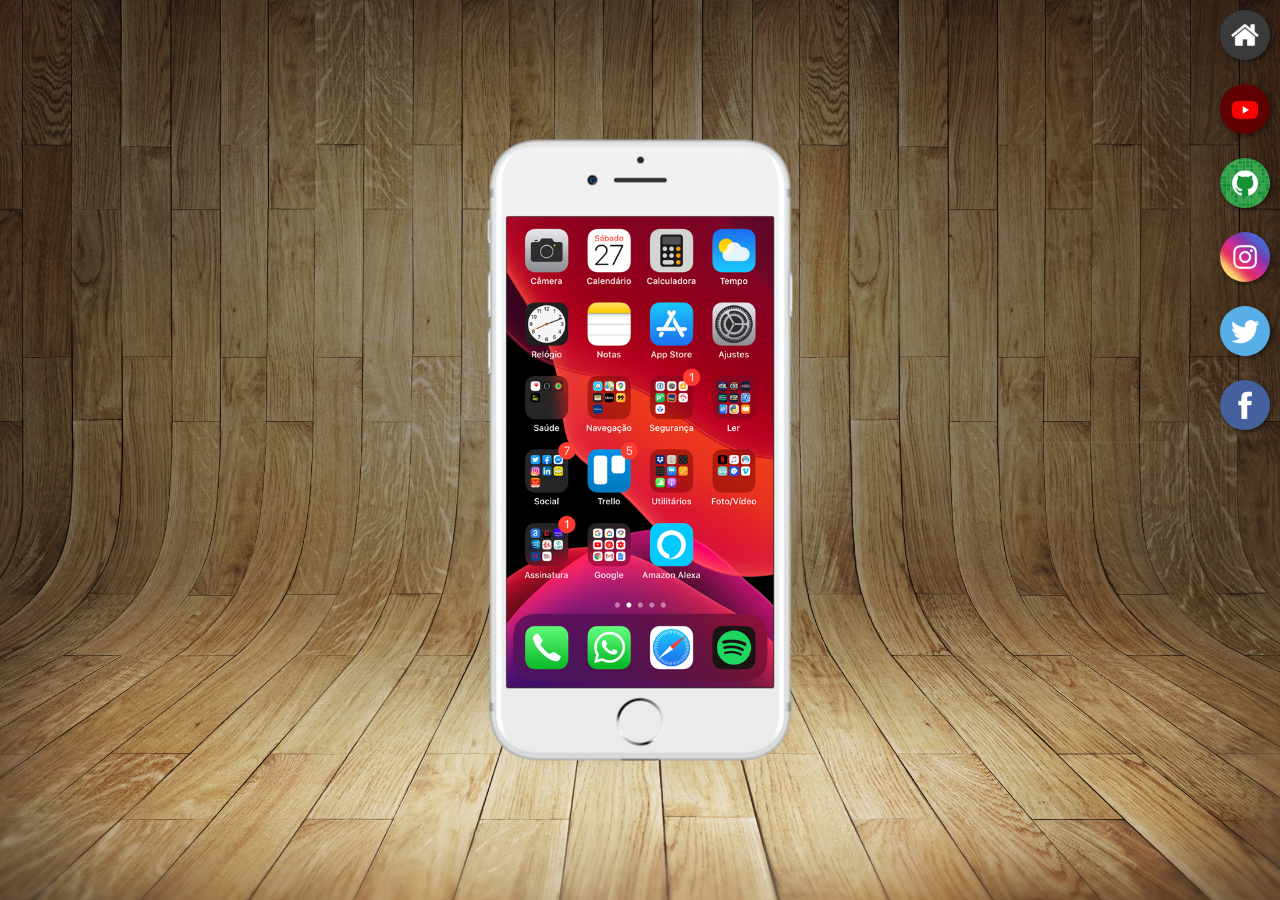
<file: index.html>
<!DOCTYPE html>
<html lang="pt-br">
<head>
    <meta charset="UTF-8">
    <meta name="viewport" content="width=device-width, initial-scale=1.0">
    <title>Redes Sociais</title>
    <link rel="shortcut icon" href="favicon.ico" type="image/x-icon">
    <link rel="stylesheet" href="estilos/style.css">
</head>
<body>
    <main>
        <section id="celular">
        
                    <iframe id="tela" src="casa.html" frameborder="0" name="tela"  ></iframe>
               
        
        </section>
        <section id="redes-sociais">
            <a href="casa.html" target="tela"><img src="imagens/logo-home.jpg"></a><br>
            <a href="youtube.html" target="tela"><img src="imagens/logo-youtube.jpg"></a><br>
            <a href="github.html" target="tela"><img src="imagens/logo-github.jpg" ></a><br>
            <a href="instagram.html" target="tela"><img src="imagens/logo-instagram.jpg" ></a><br>
            <a href="twitter.html" target="tela"><img src="imagens/logo-twitter.jpg" ></a><br>
            <a href="facebook.html" target="tela"><img src="imagens/logo-facebook.jpg" ></a><br>
        </section>
    </main>
</body>
</html>
</file>
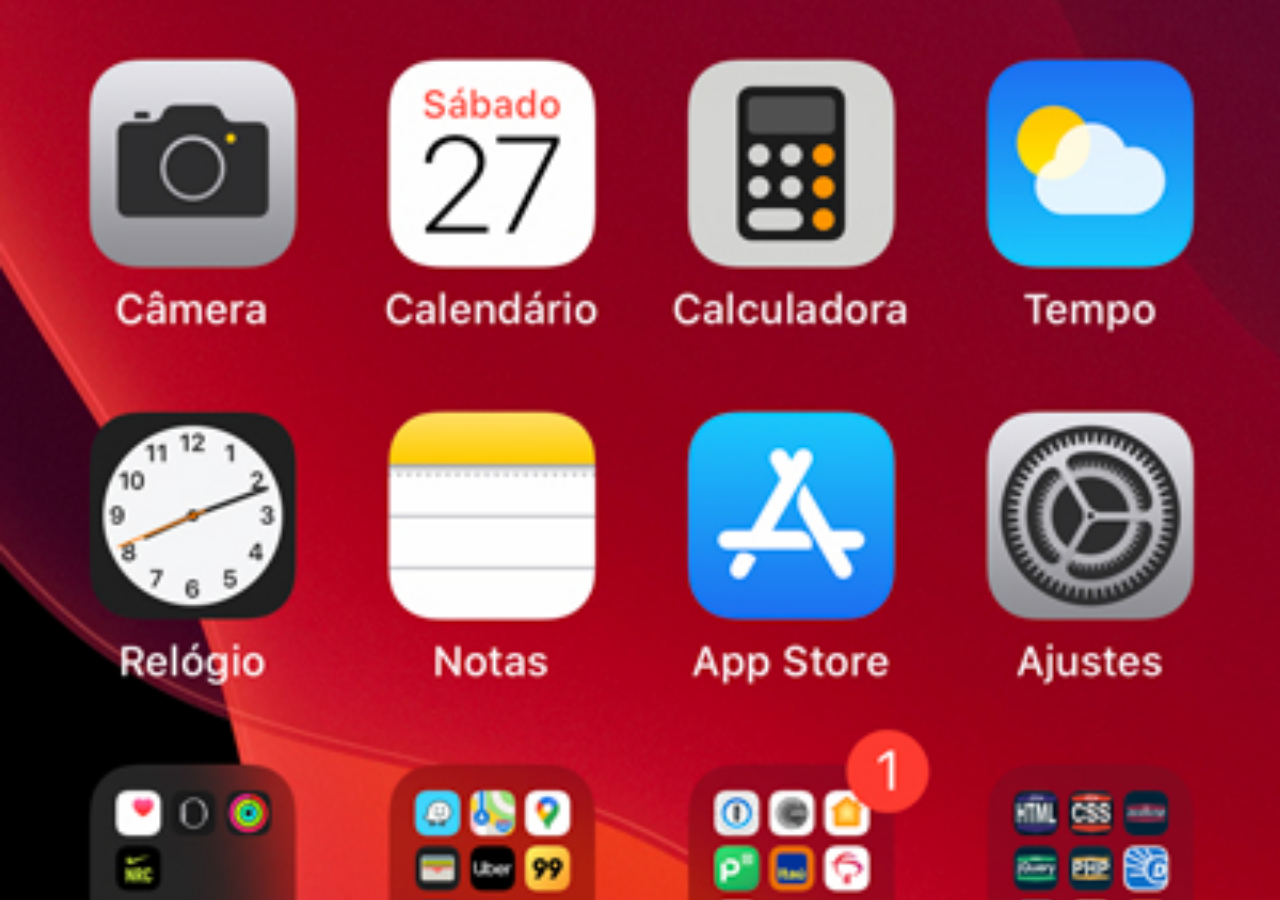
<file: casa.html>
<!DOCTYPE html>
<html lang="pt-br">
<head>
    <meta charset="UTF-8">
    <meta name="viewport" content="width=device-width, initial-scale=1.0">
    <title>Document</title>
    <style>

        *{

            margin: 0px;
            padding: 0px;
        }

        body{

            width: 100vw;
            height: 100vh;
            background: black url(imagens/tela-home.jpg) no-repeat top center;
            background-size: cover;

        }

    </style>
</head>
<body>
   
</body>
</html>
</file>
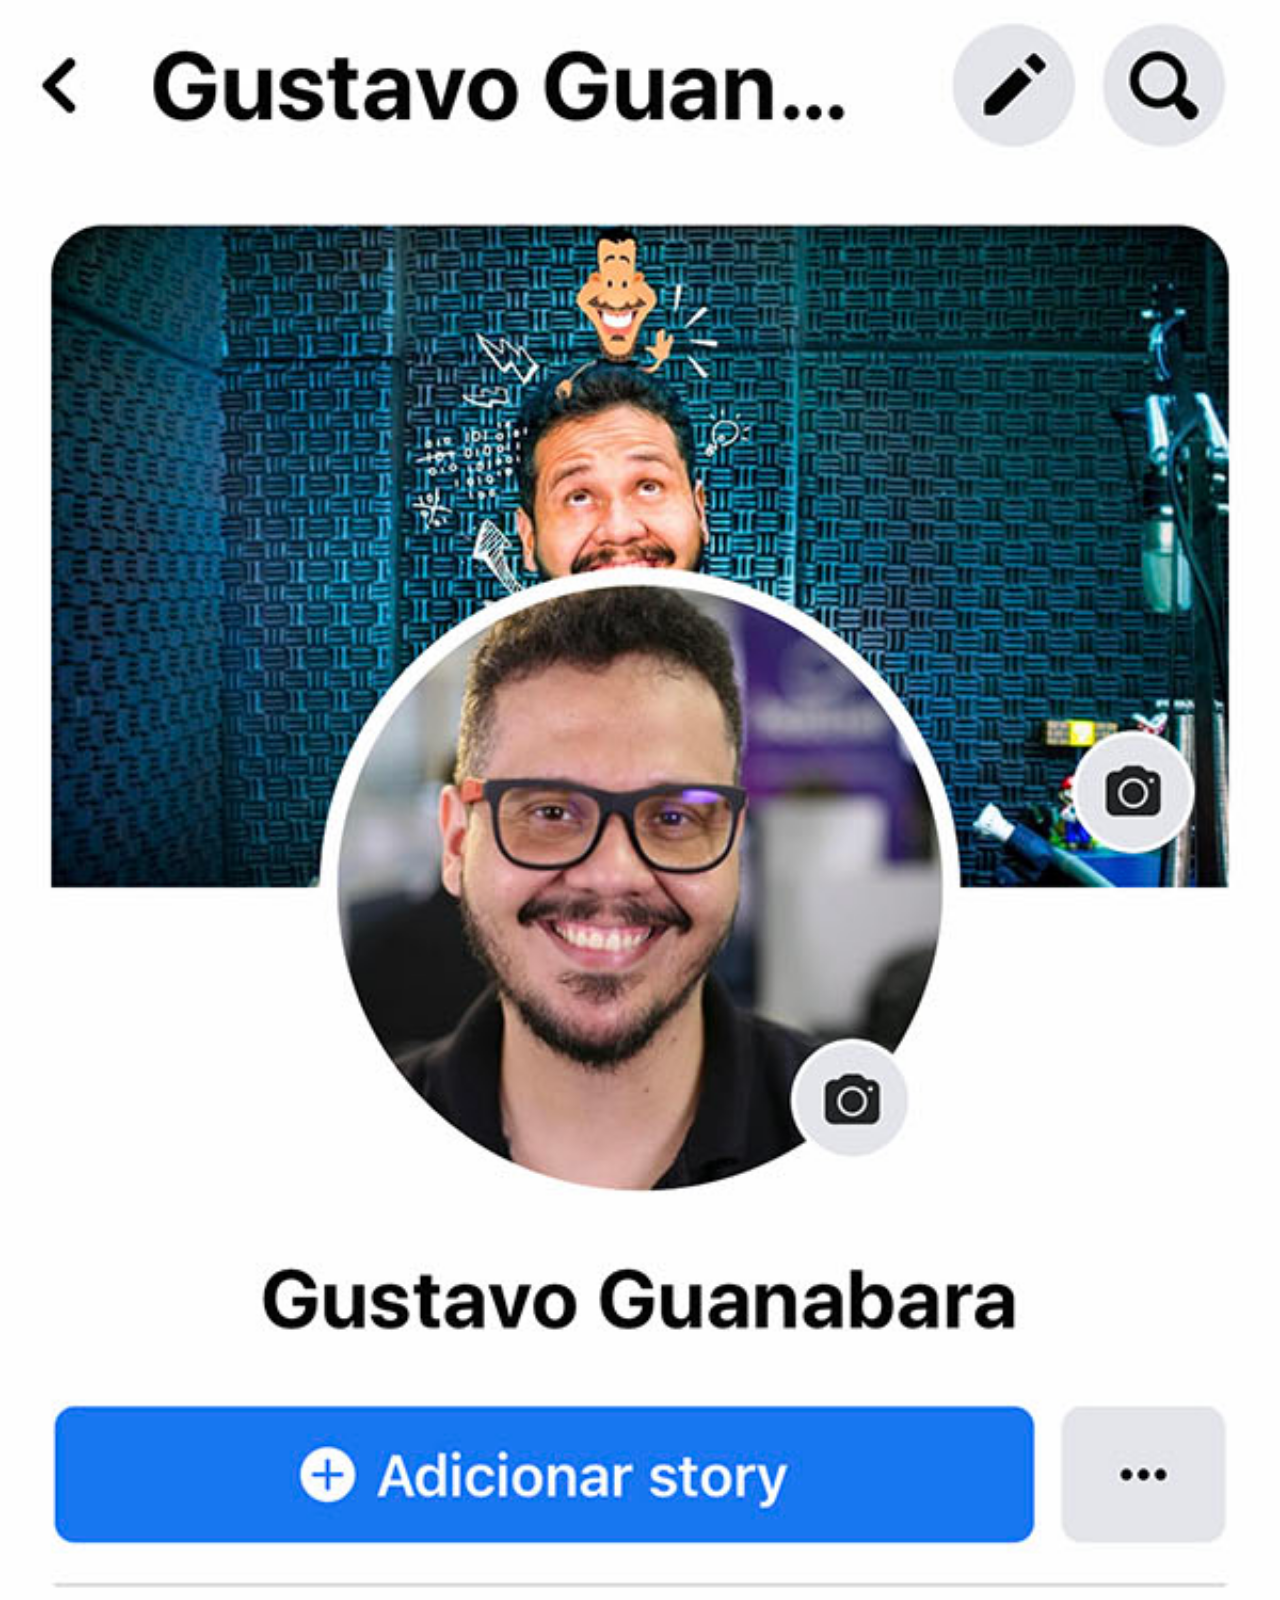
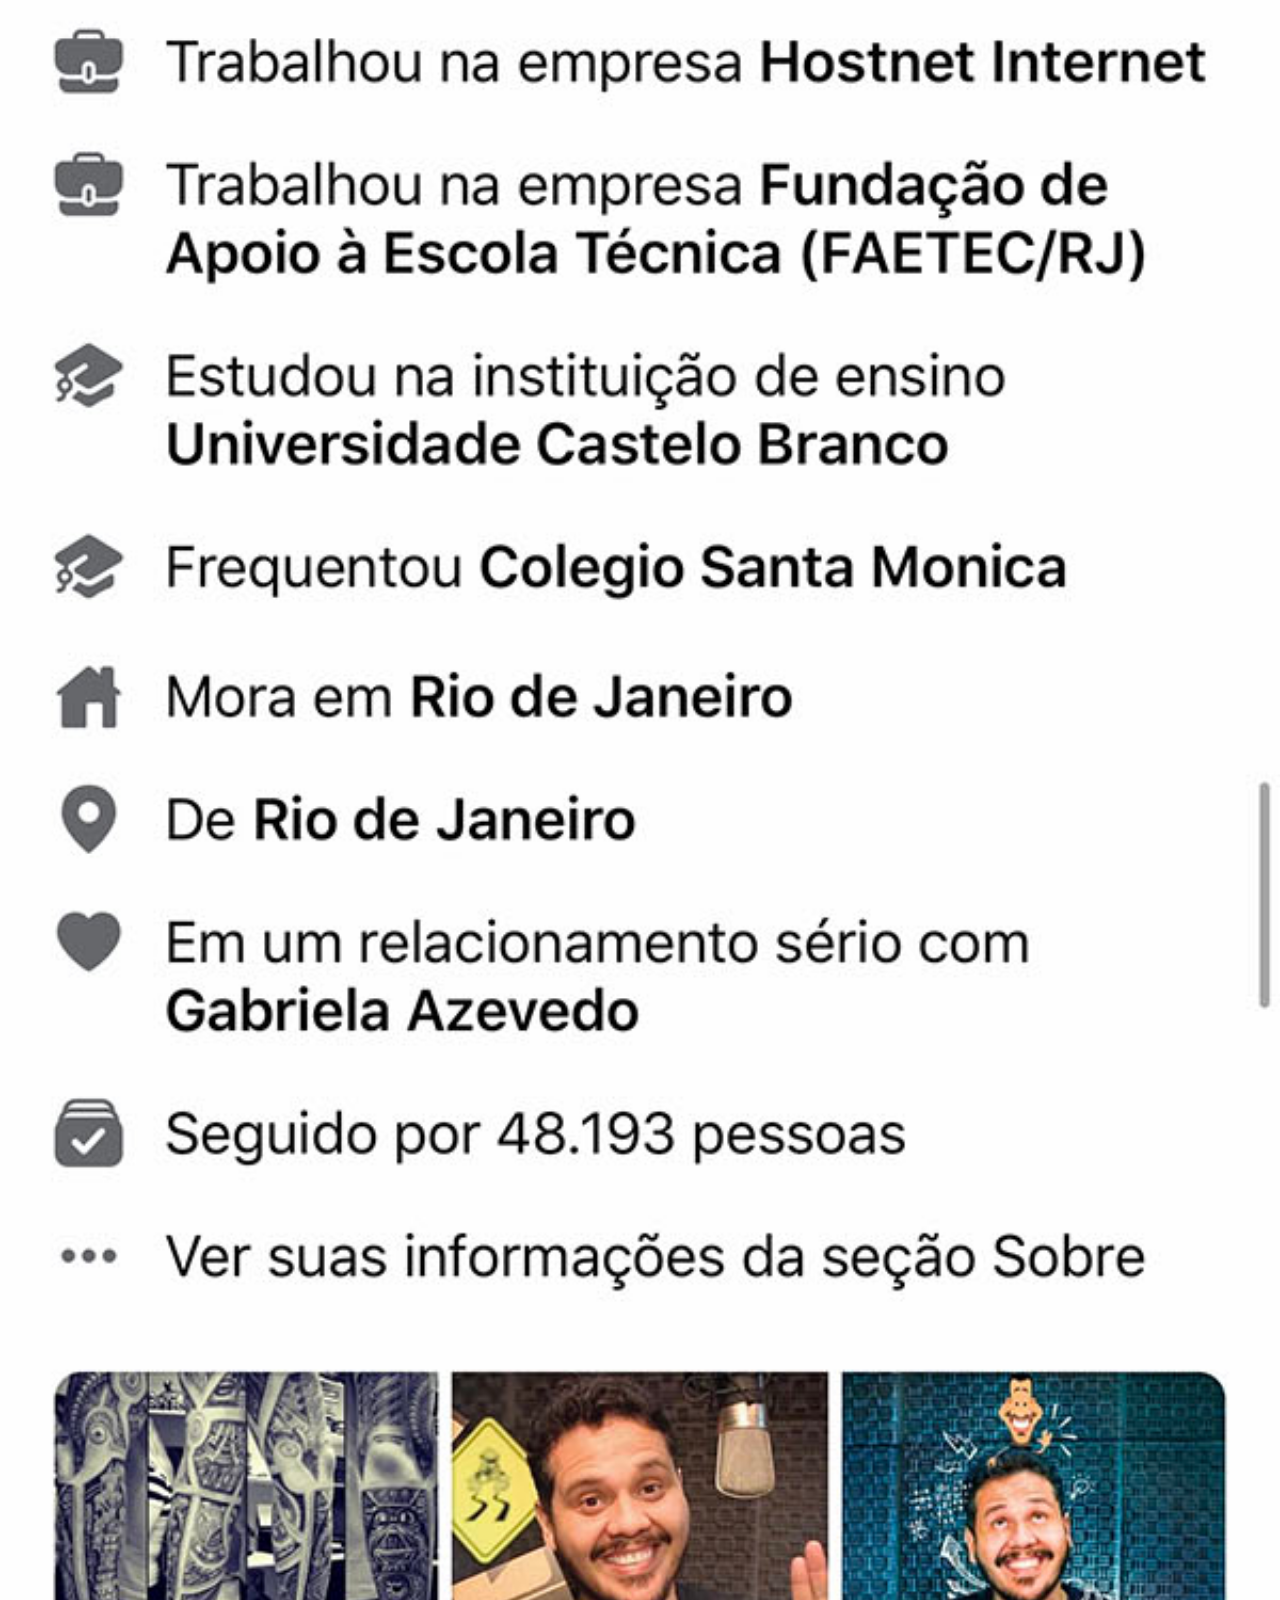
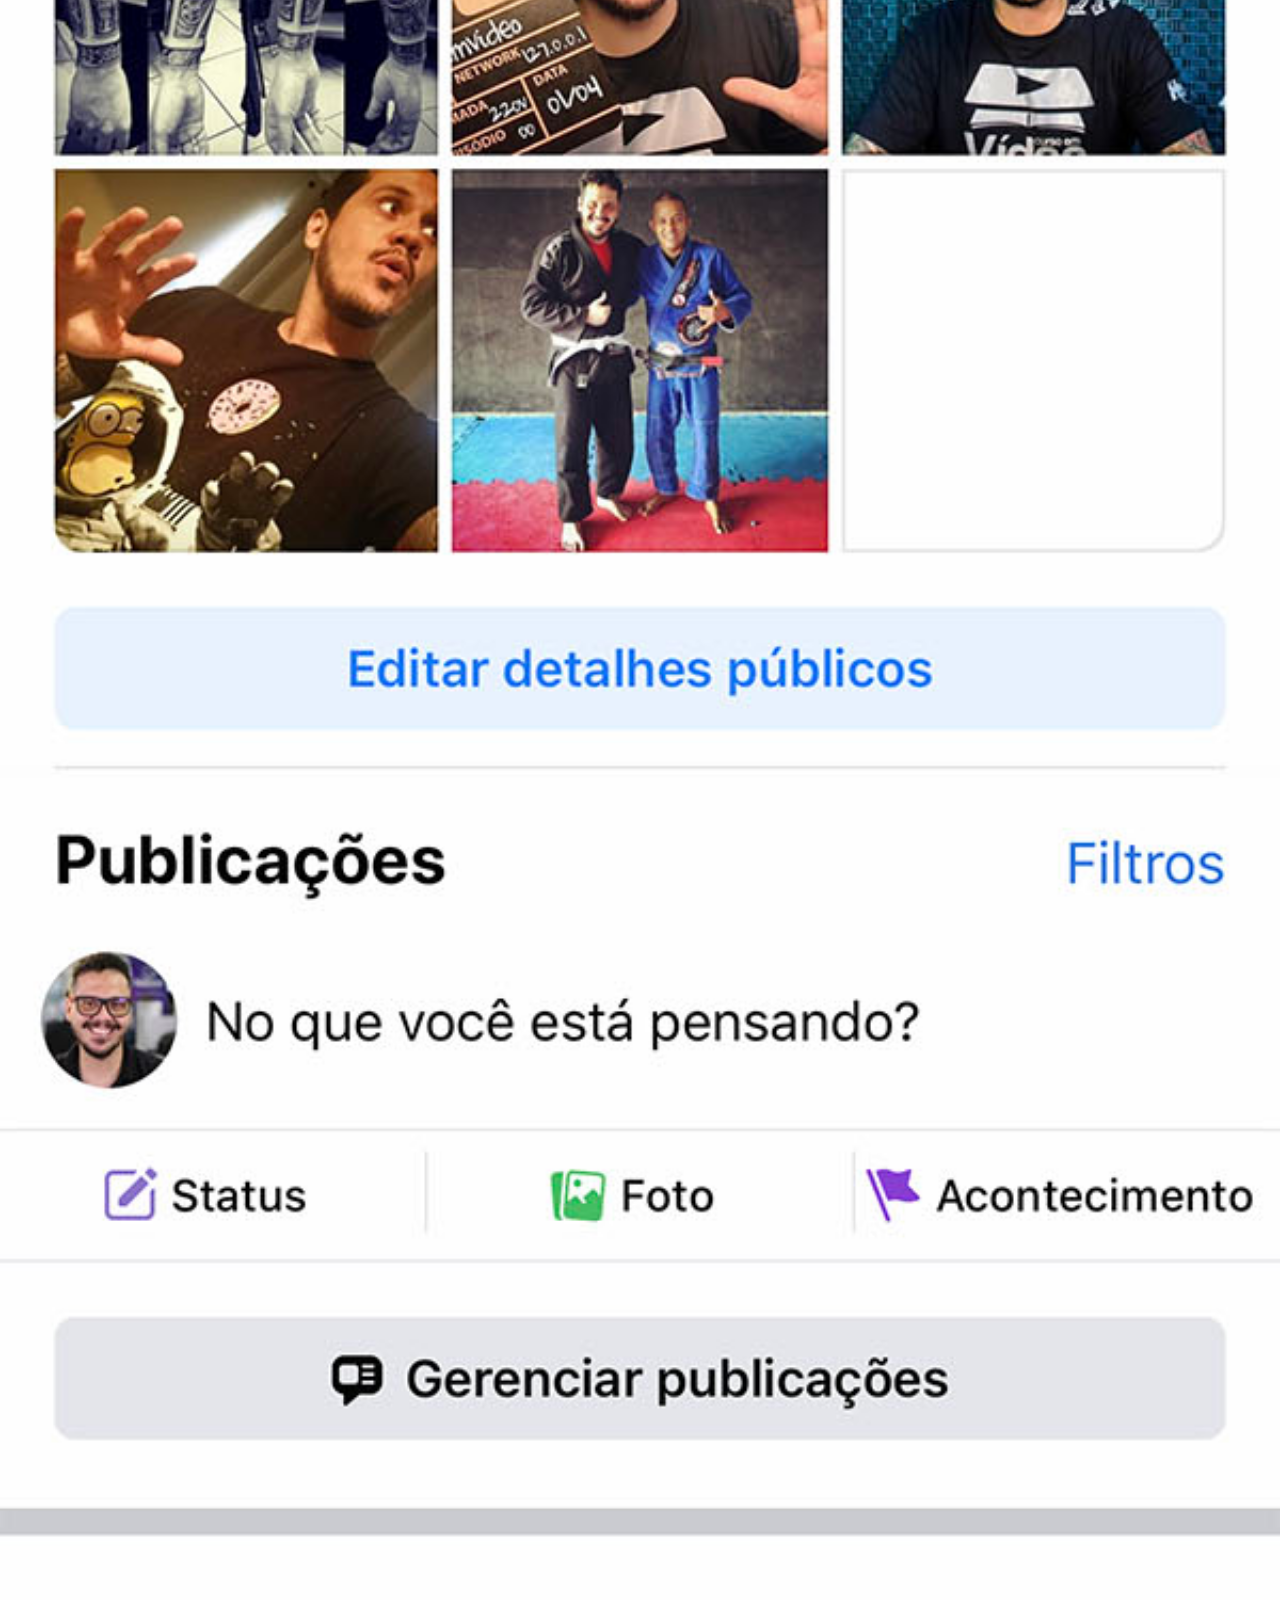
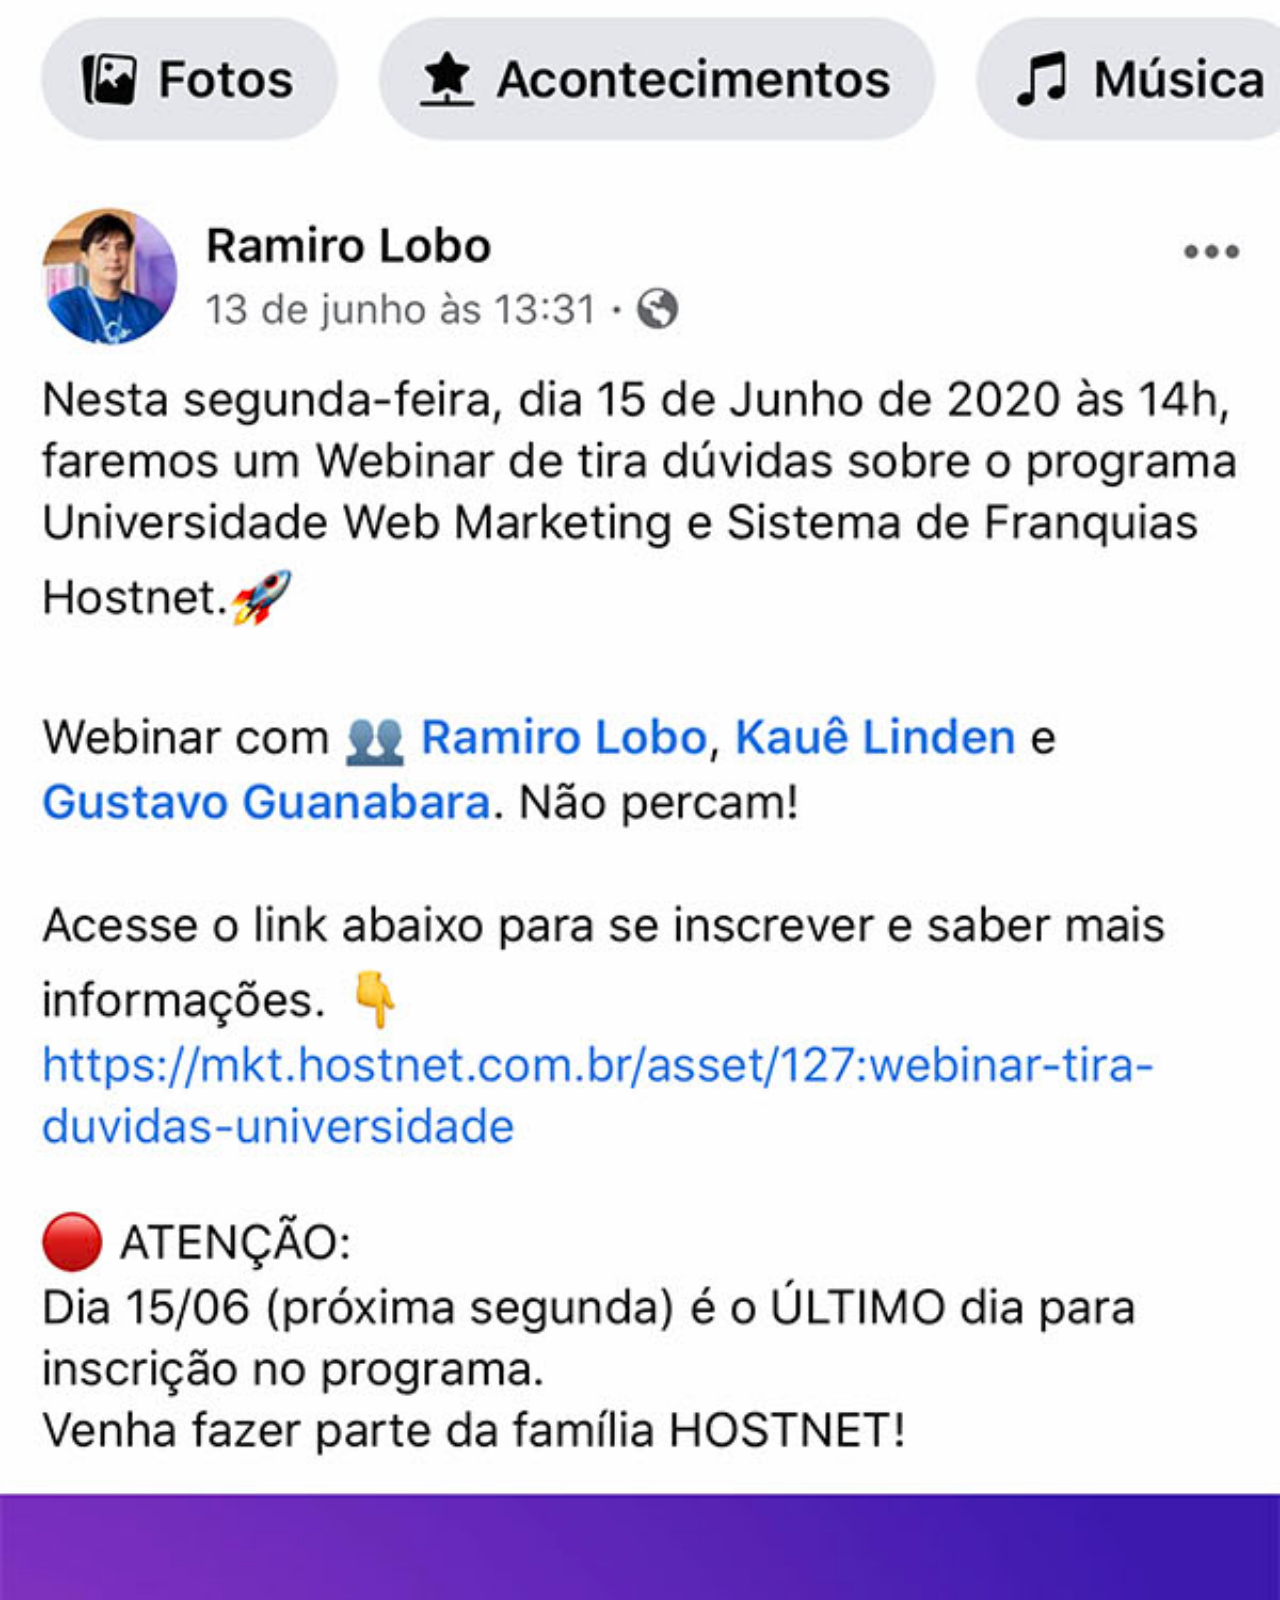
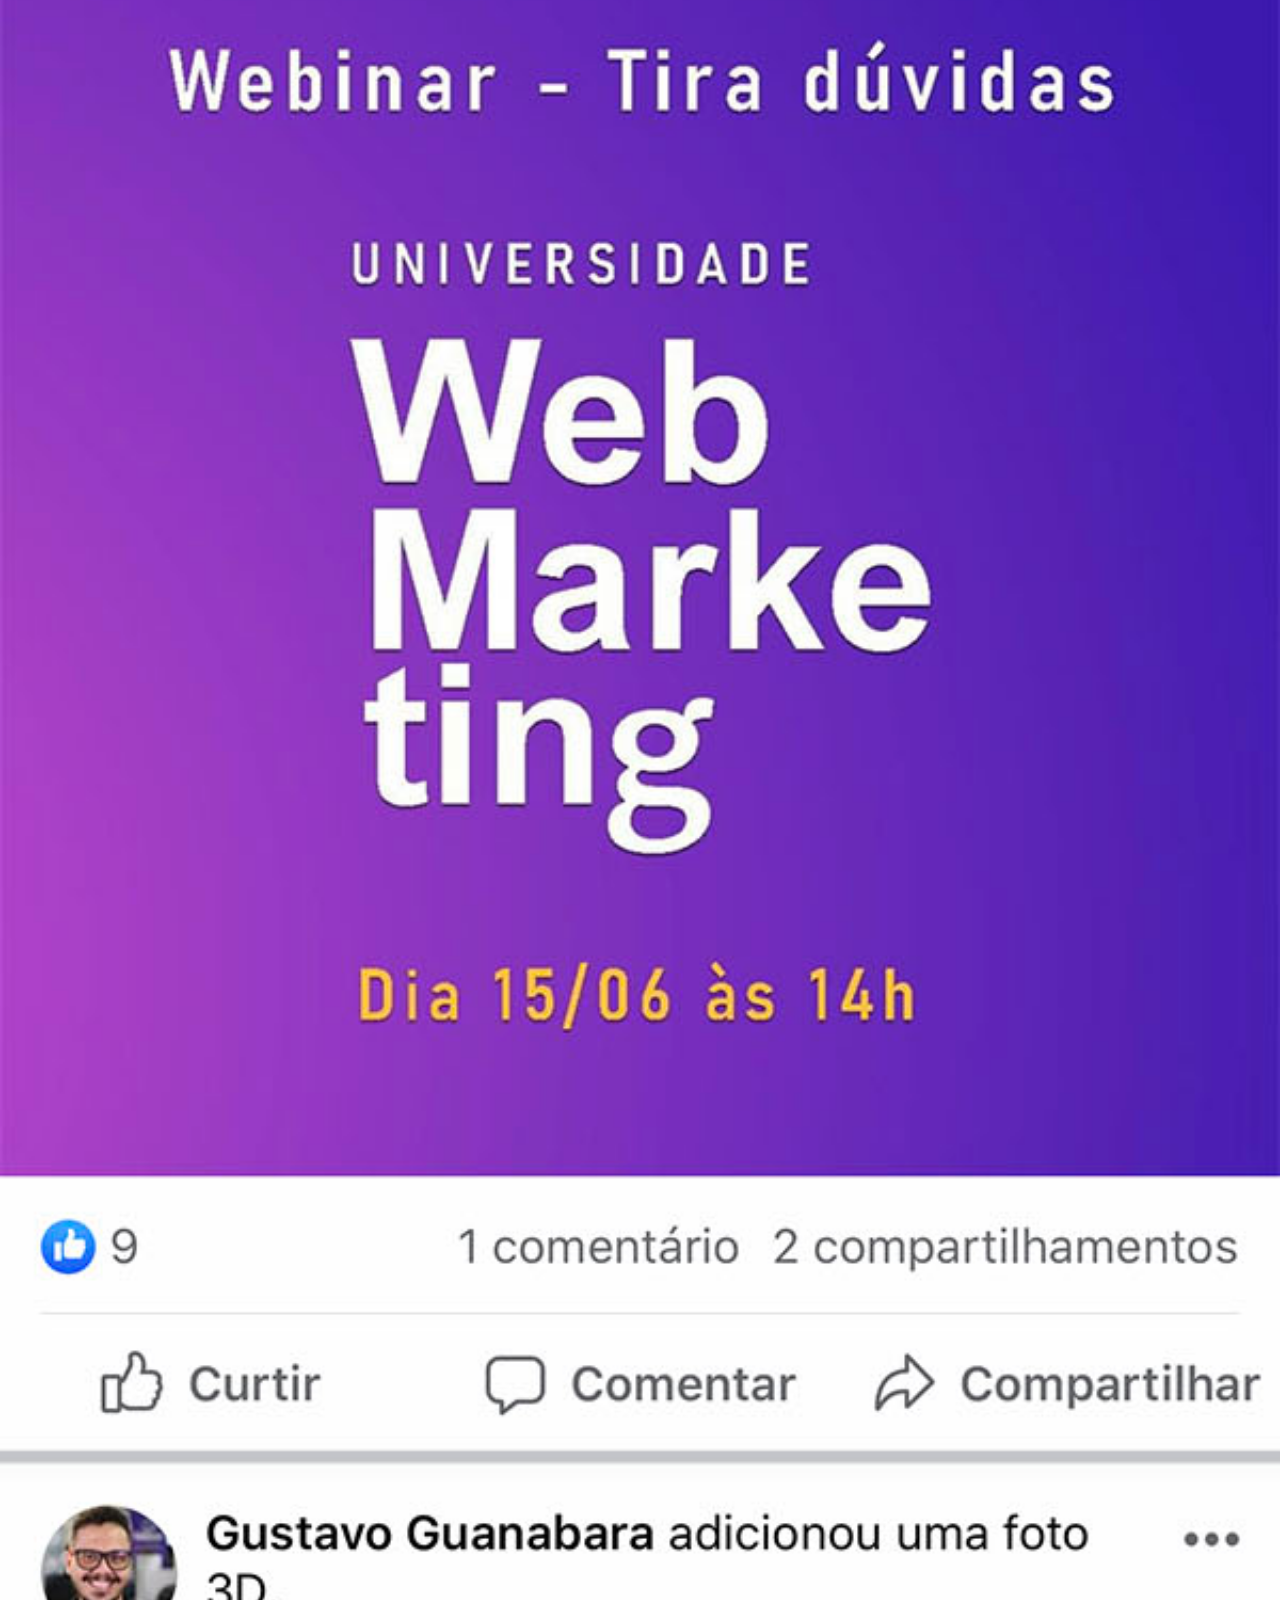
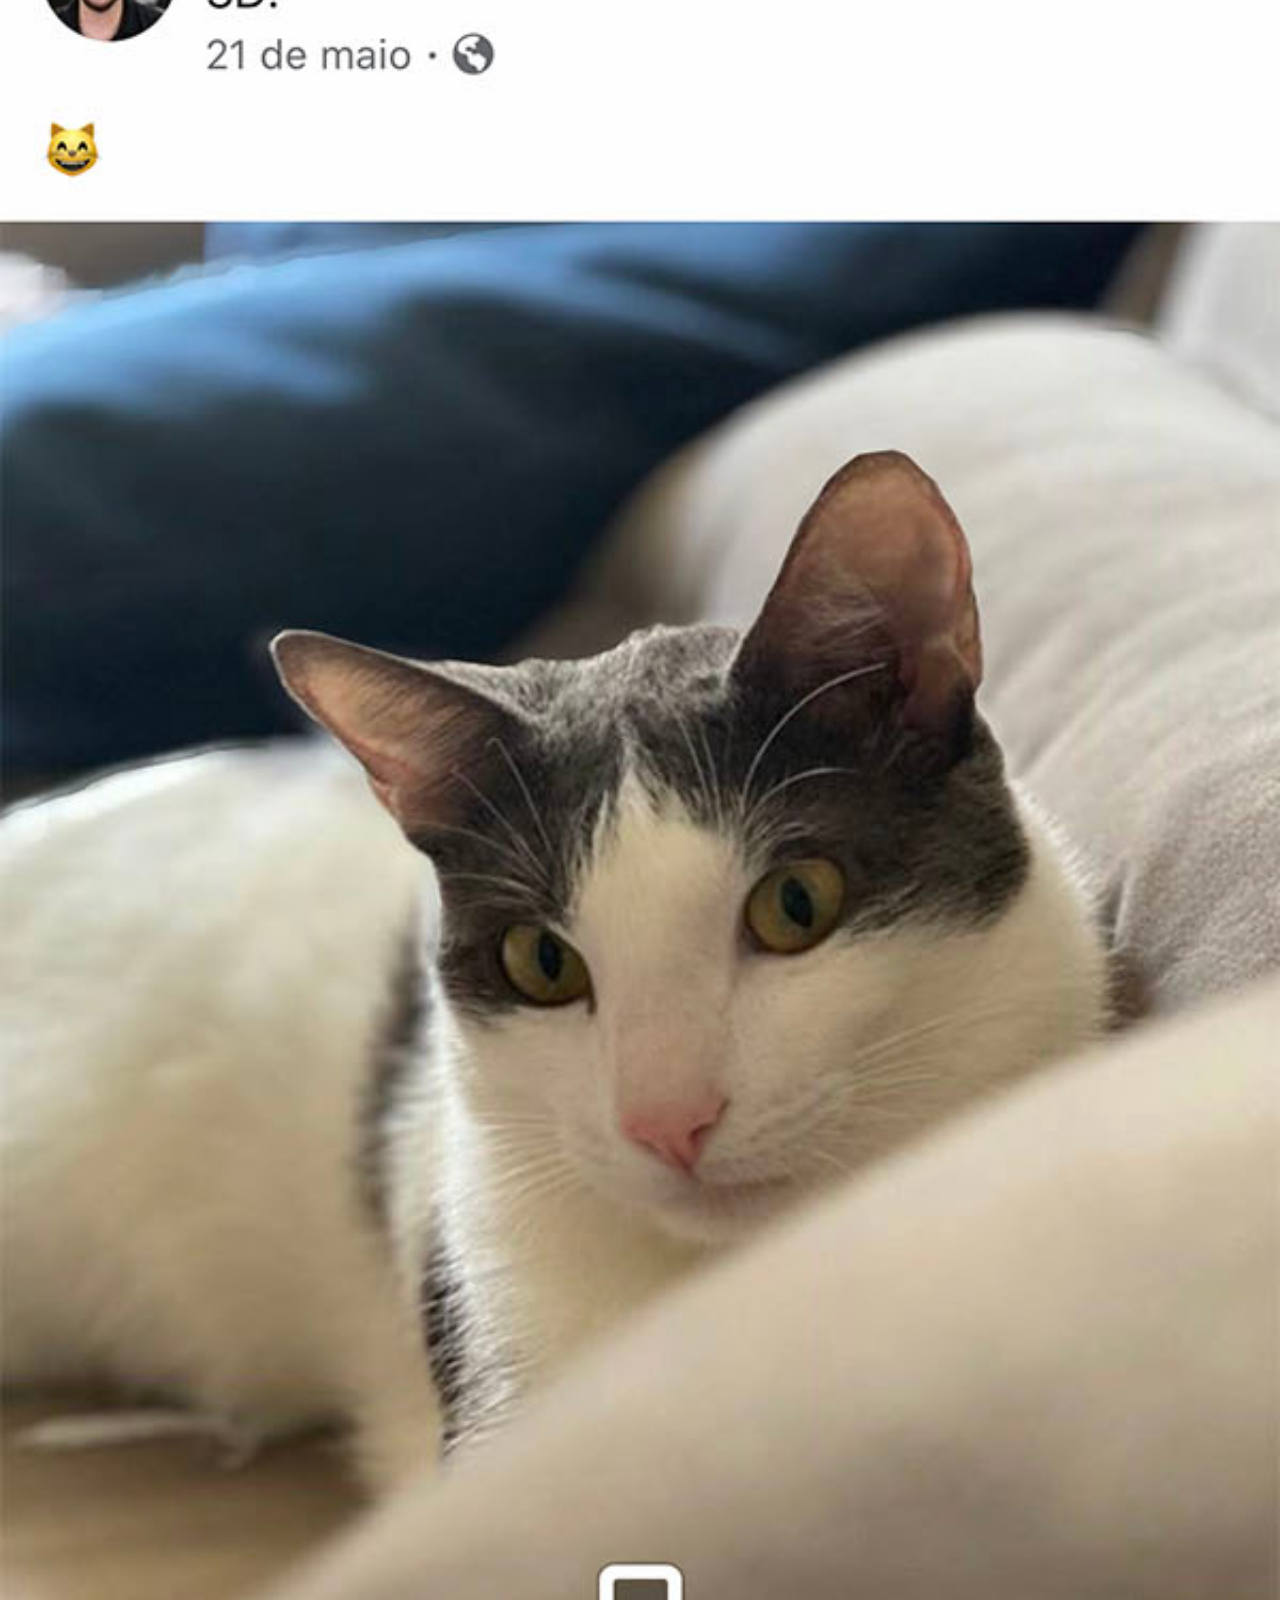
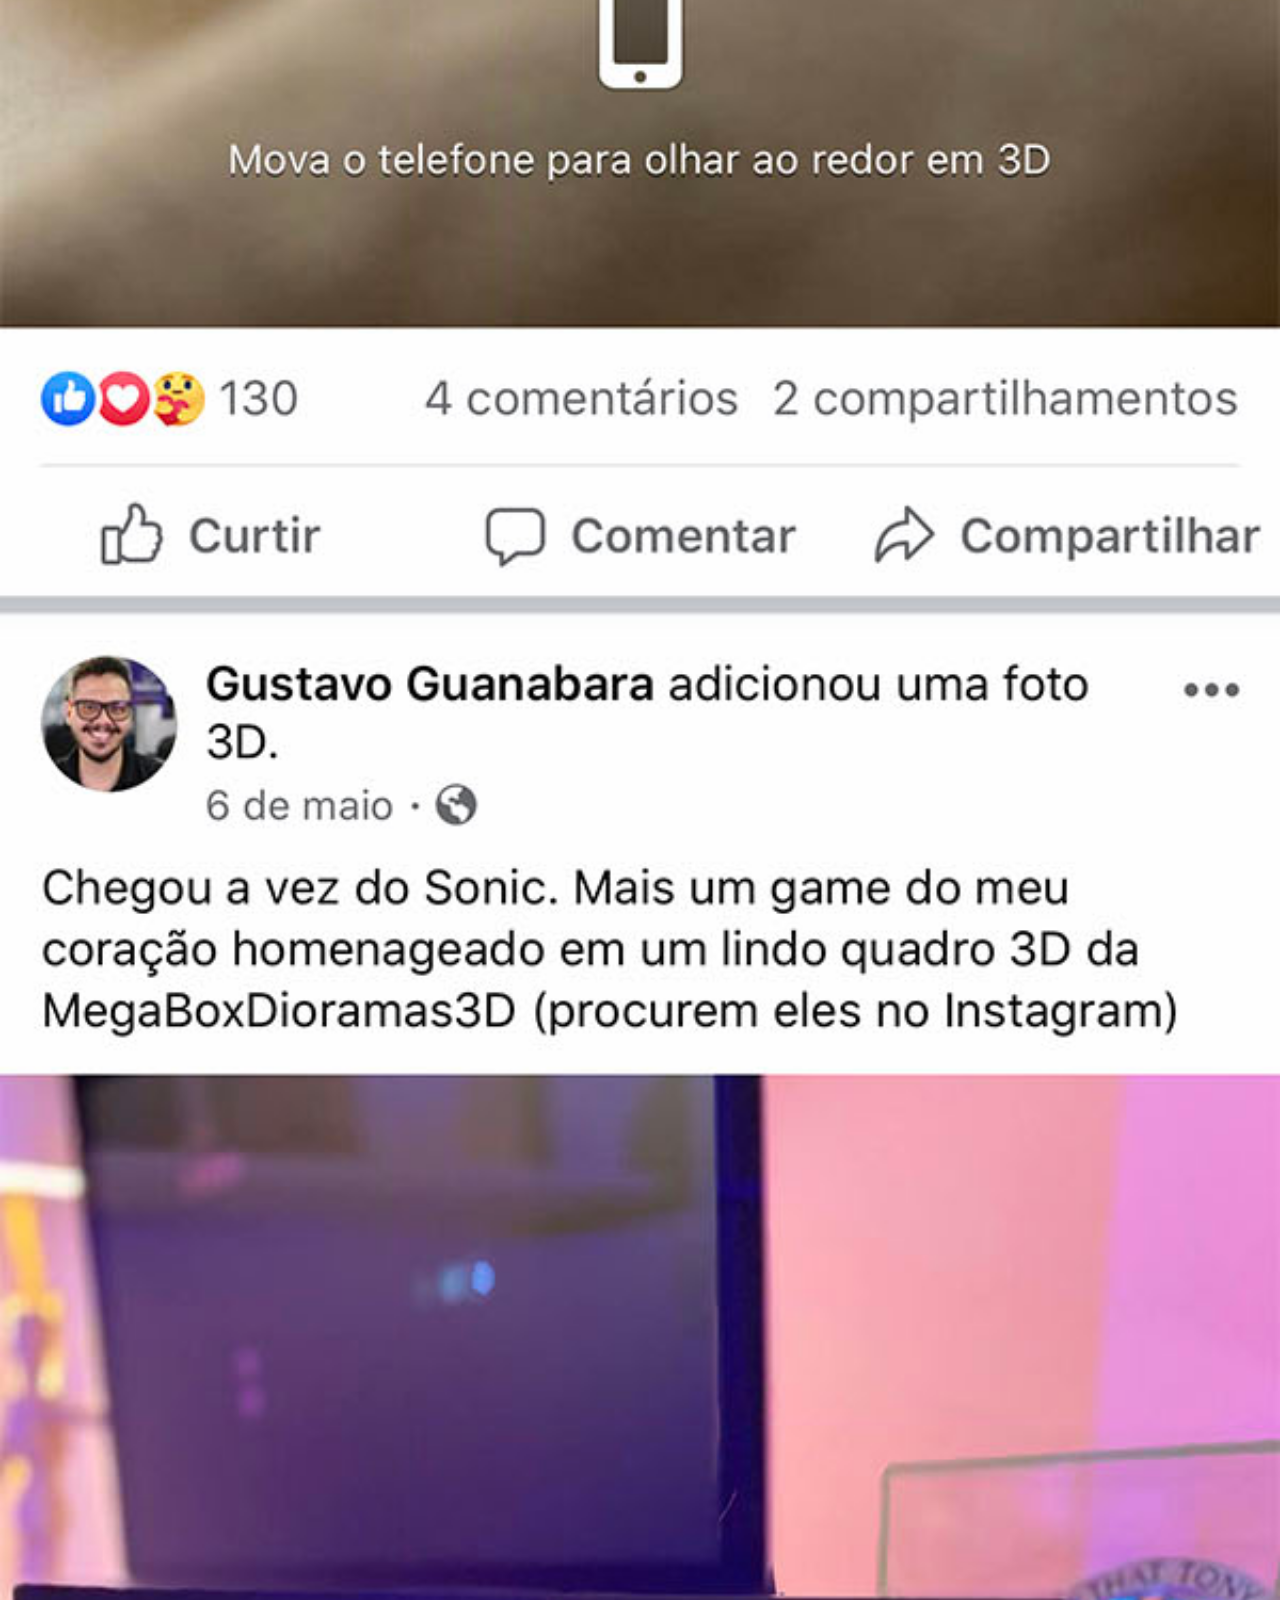
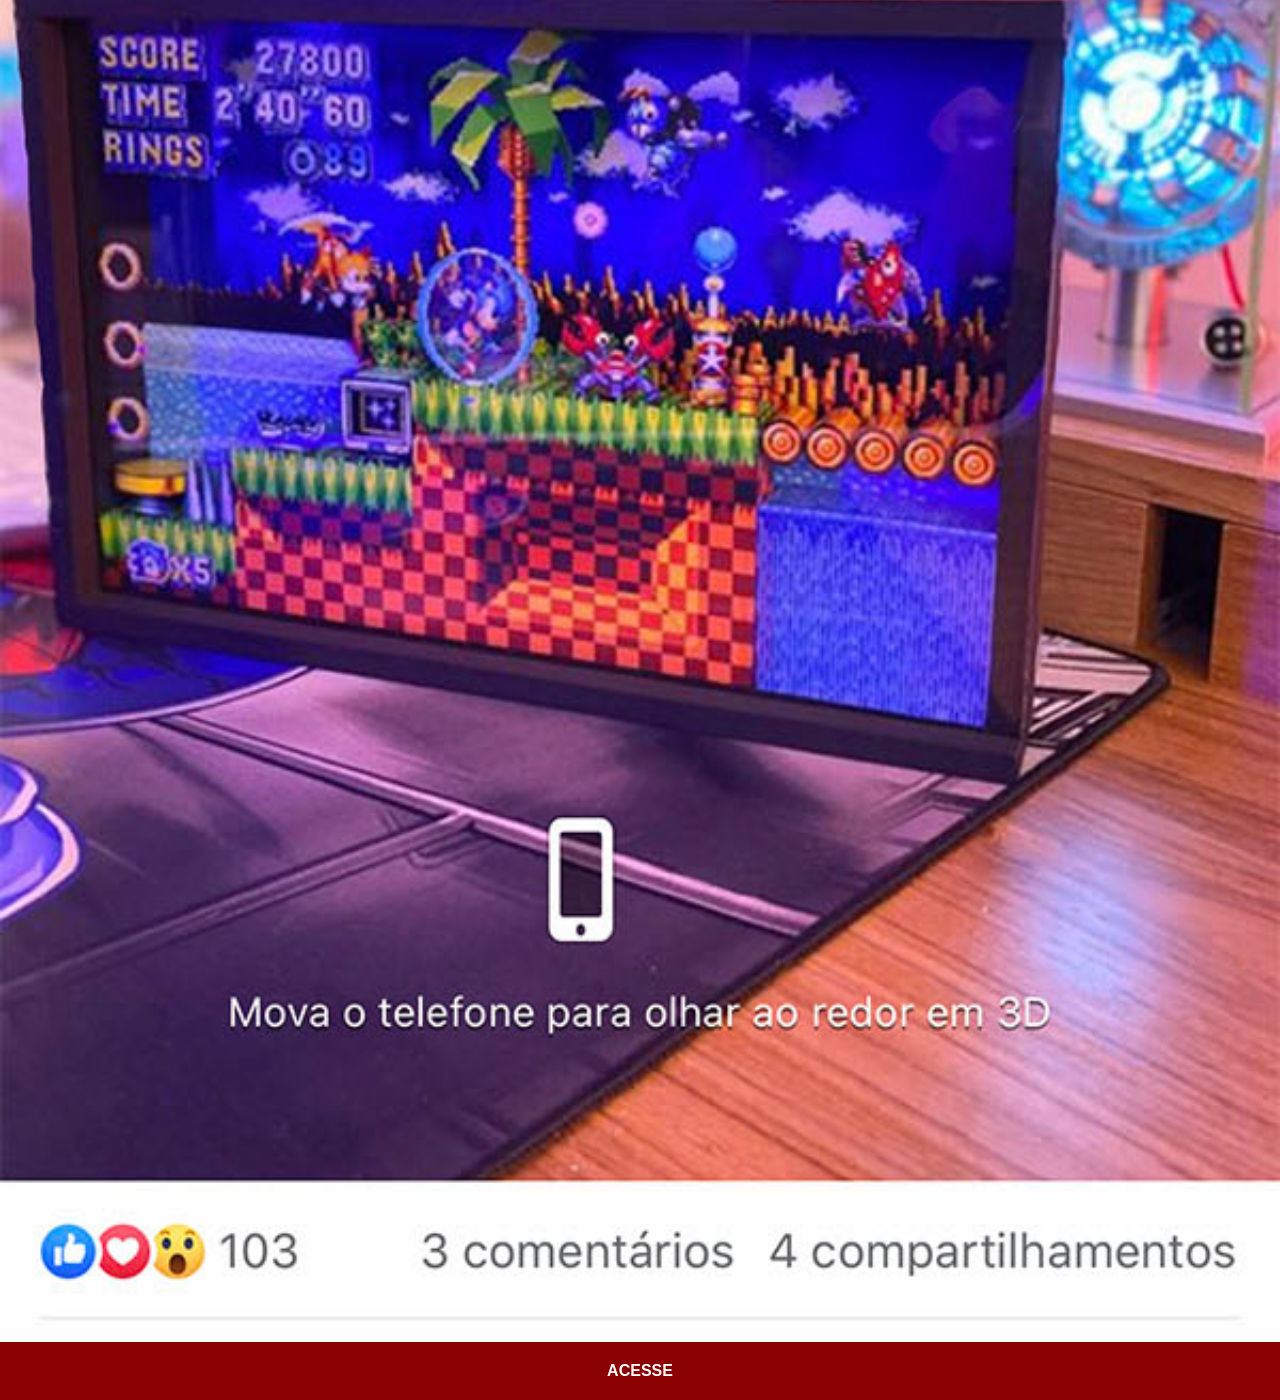
<file: facebook.html>
<!DOCTYPE html>
<html lang="pt-br">
<head>
    <meta charset="UTF-8">
    <meta name="viewport" content="width=device-width, initial-scale=1.0">
    <title>Document</title>
    <link rel="stylesheet" href="estilos/social.css">
</head>
<body>
    <img src="imagens/tela-facebook.jpg" alt="Facebook">
    <a href="https://www.facebook.com/gustavoguanabara/?locale=pt_BR" target="_blank">ACESSE</a>
</body>
</html>
</file>
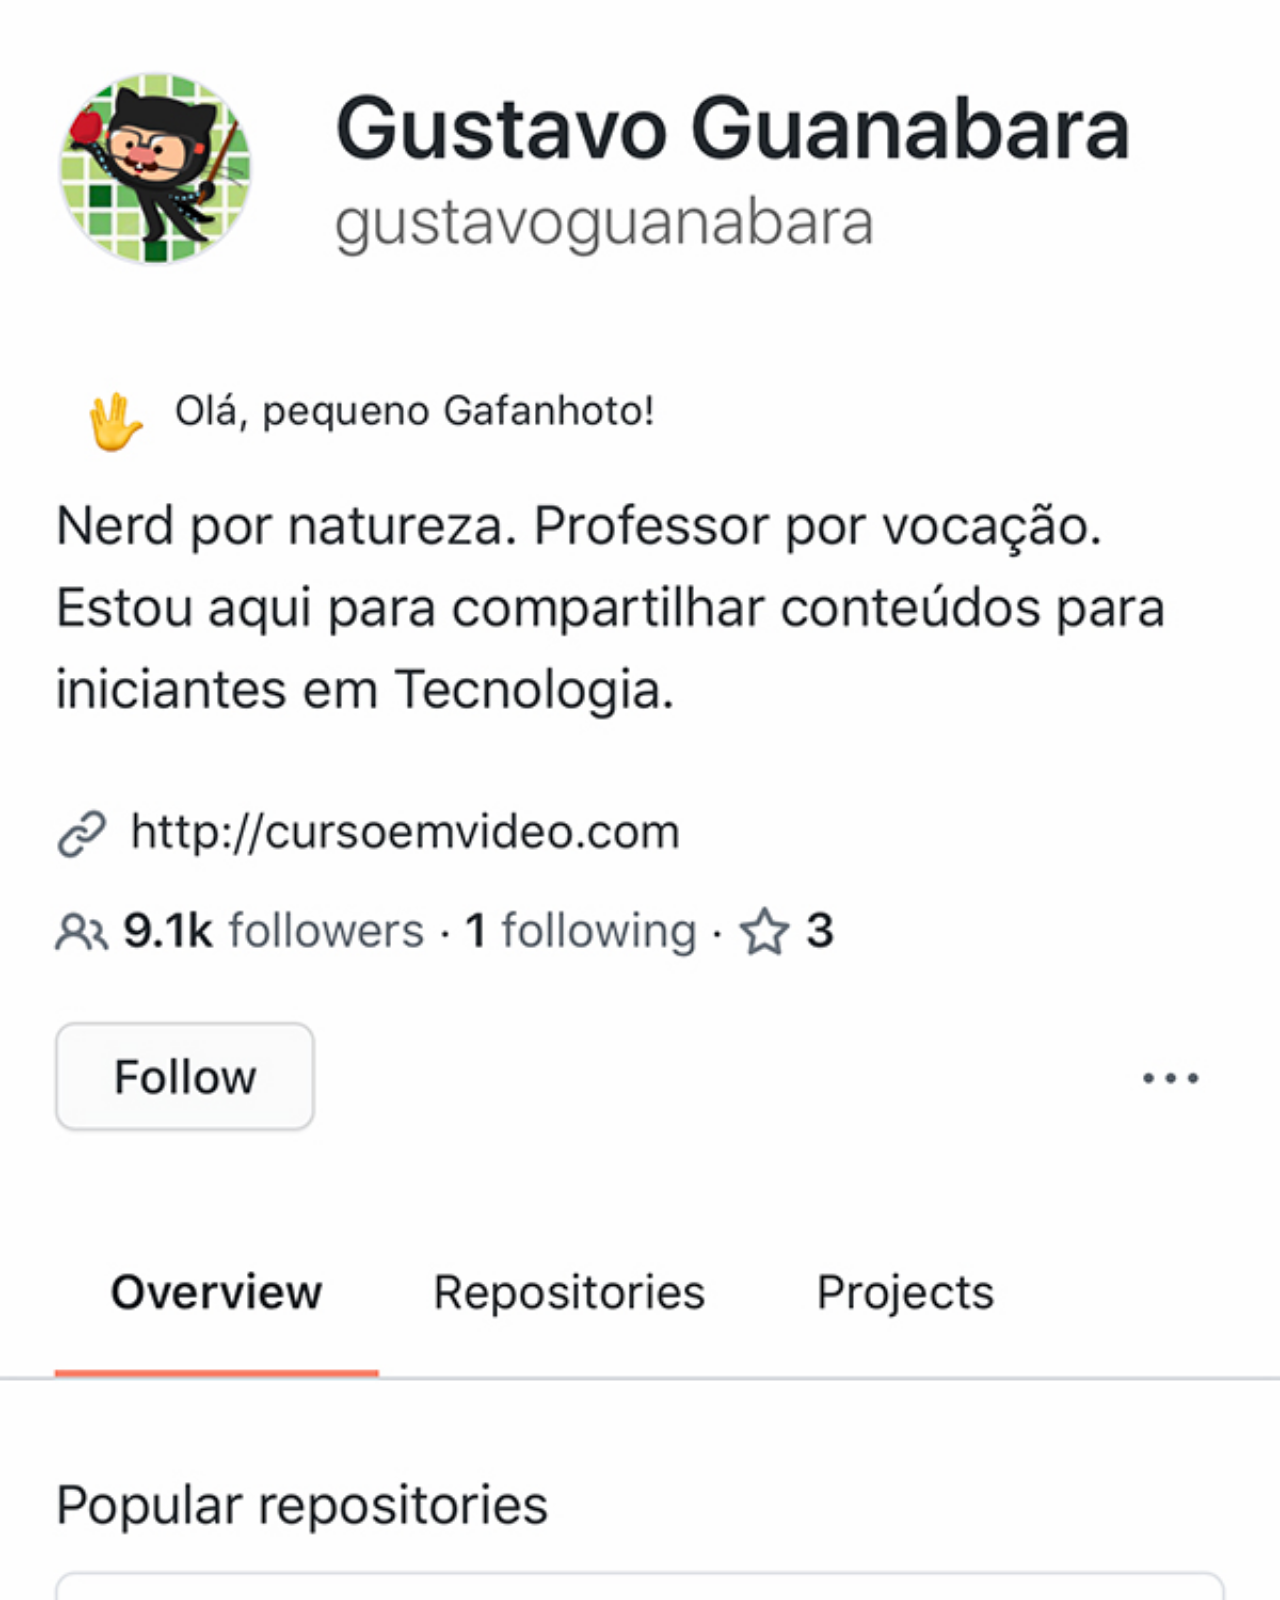
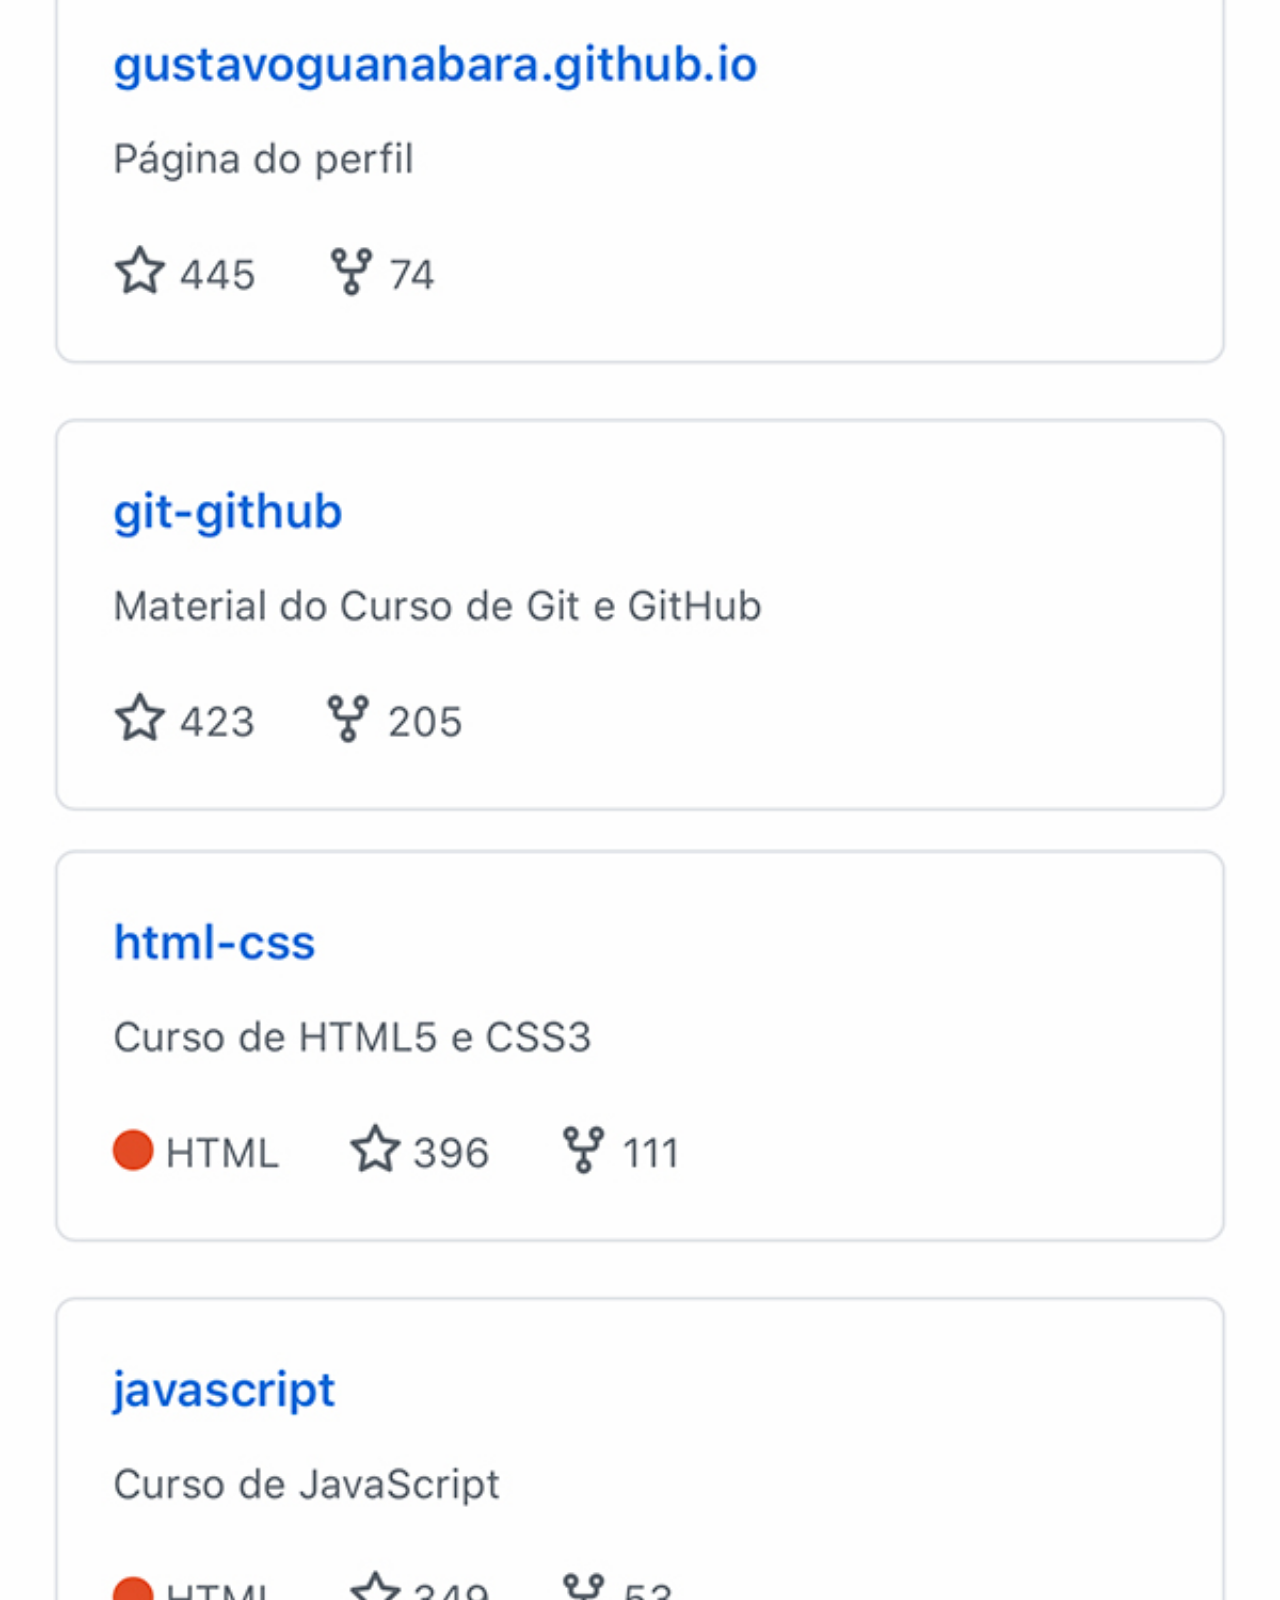
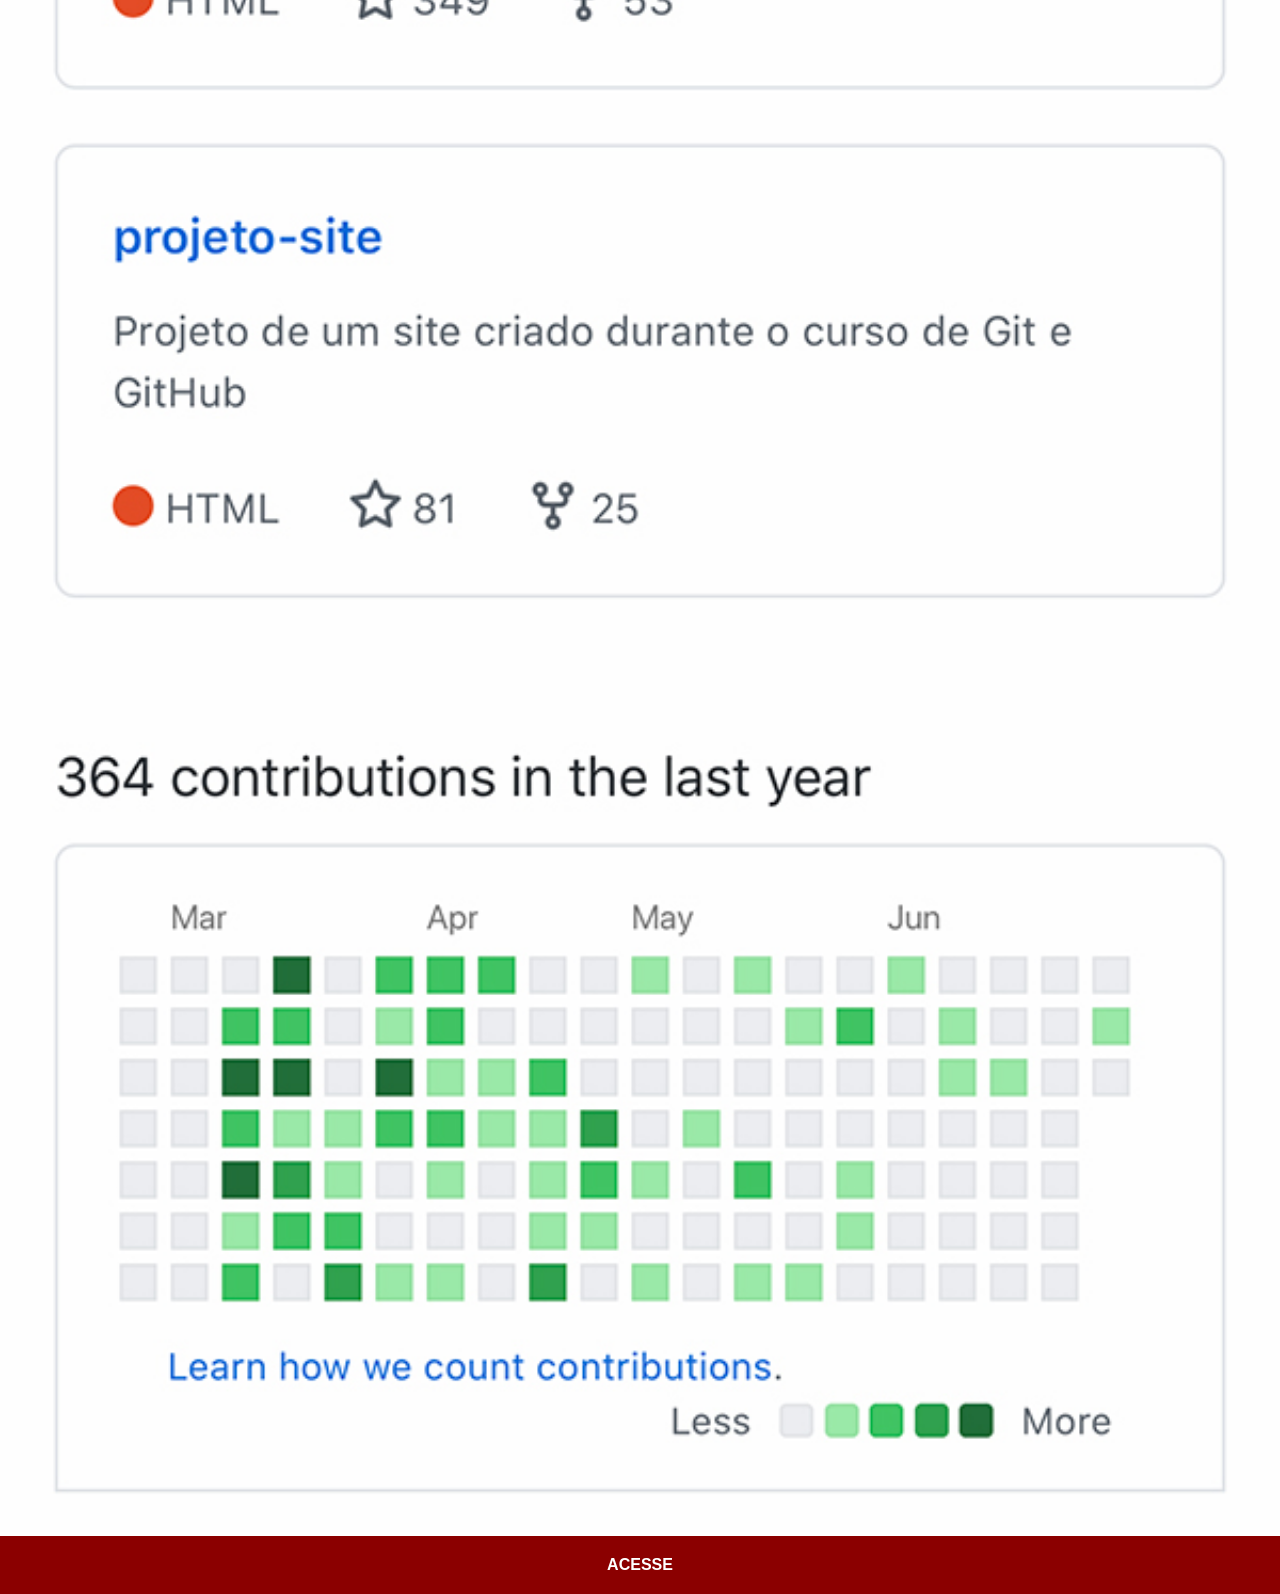
<file: github.html>
<!DOCTYPE html>
<html lang="pt-br">
<head>
    <meta charset="UTF-8">
    <meta name="viewport" content="width=device-width, initial-scale=1.0">
    <link rel="stylesheet" href="estilos/social.css">
    <title>Document</title>
</head>
<body>
    <img src="imagens/tela-github.jpg">
    <a href="https://github.com/gustavoguanabara" target="_blank">ACESSE</a>
</body>
</html>
</file>
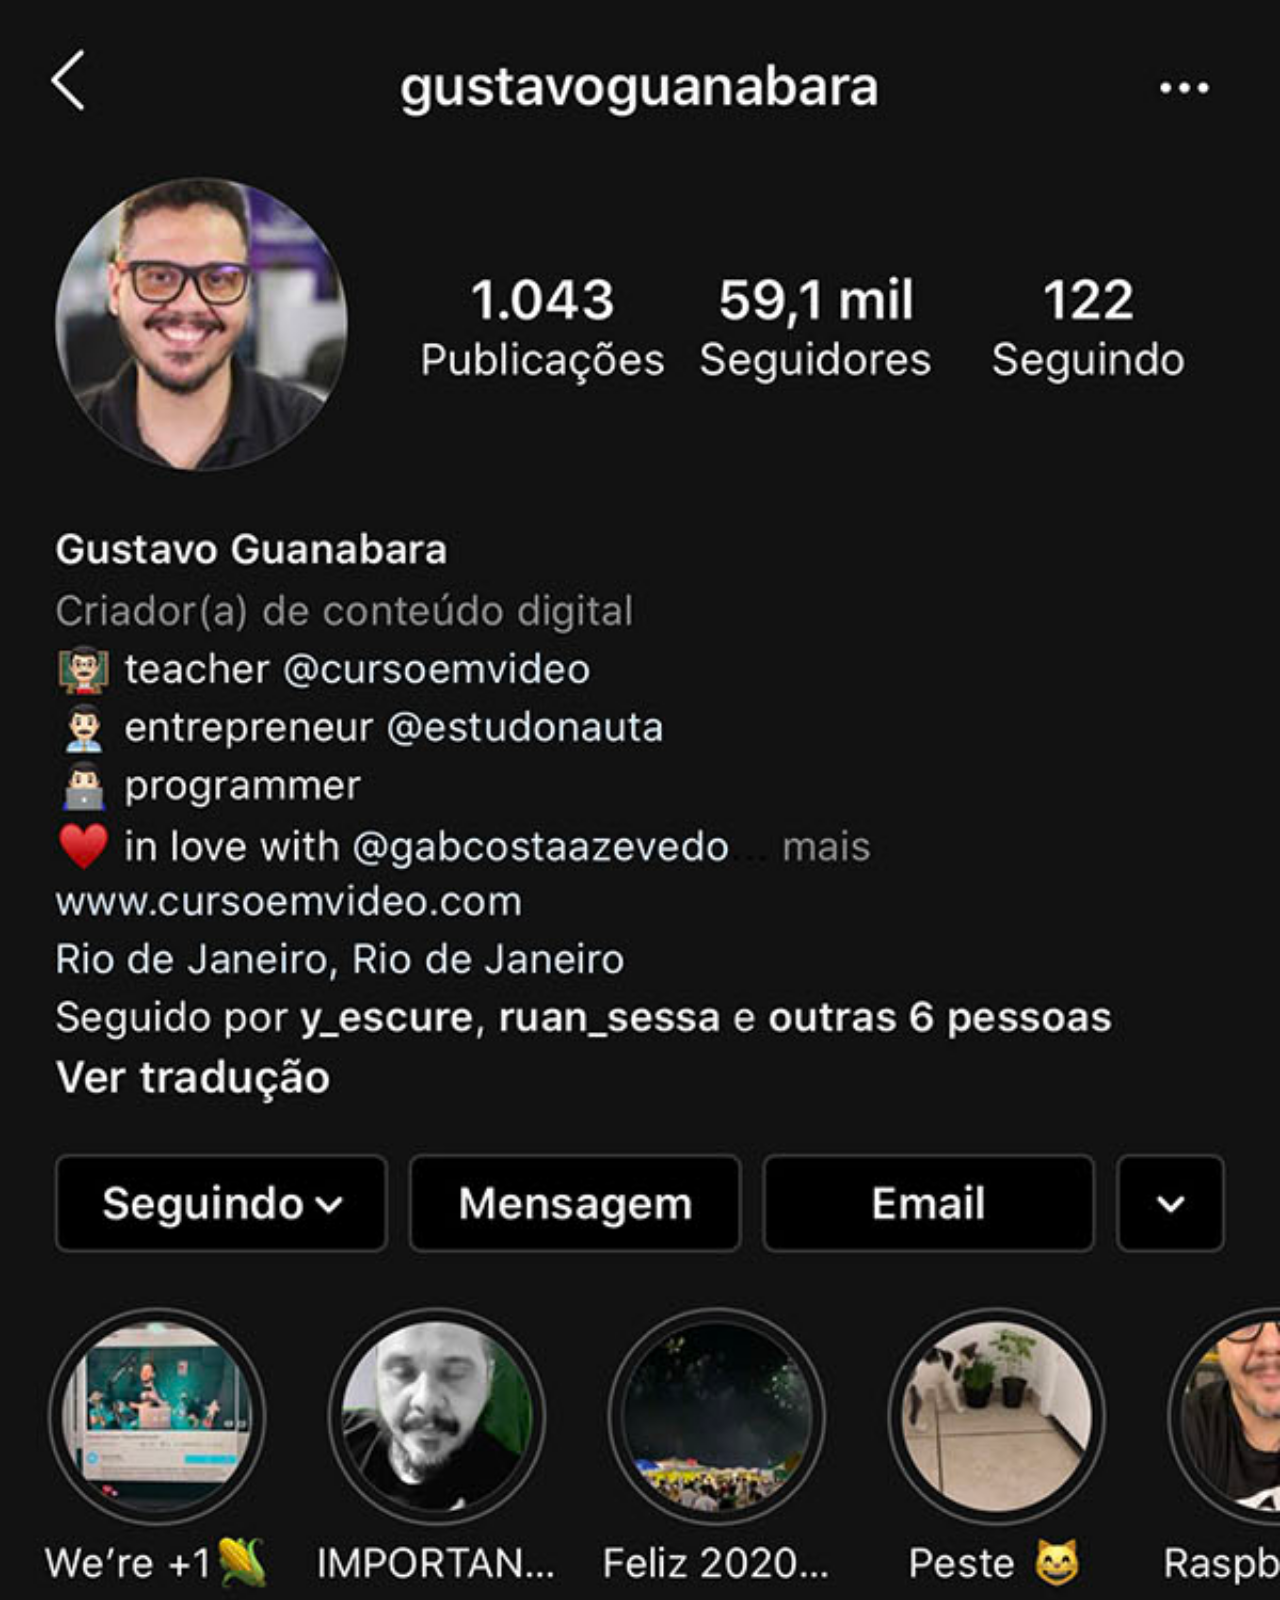
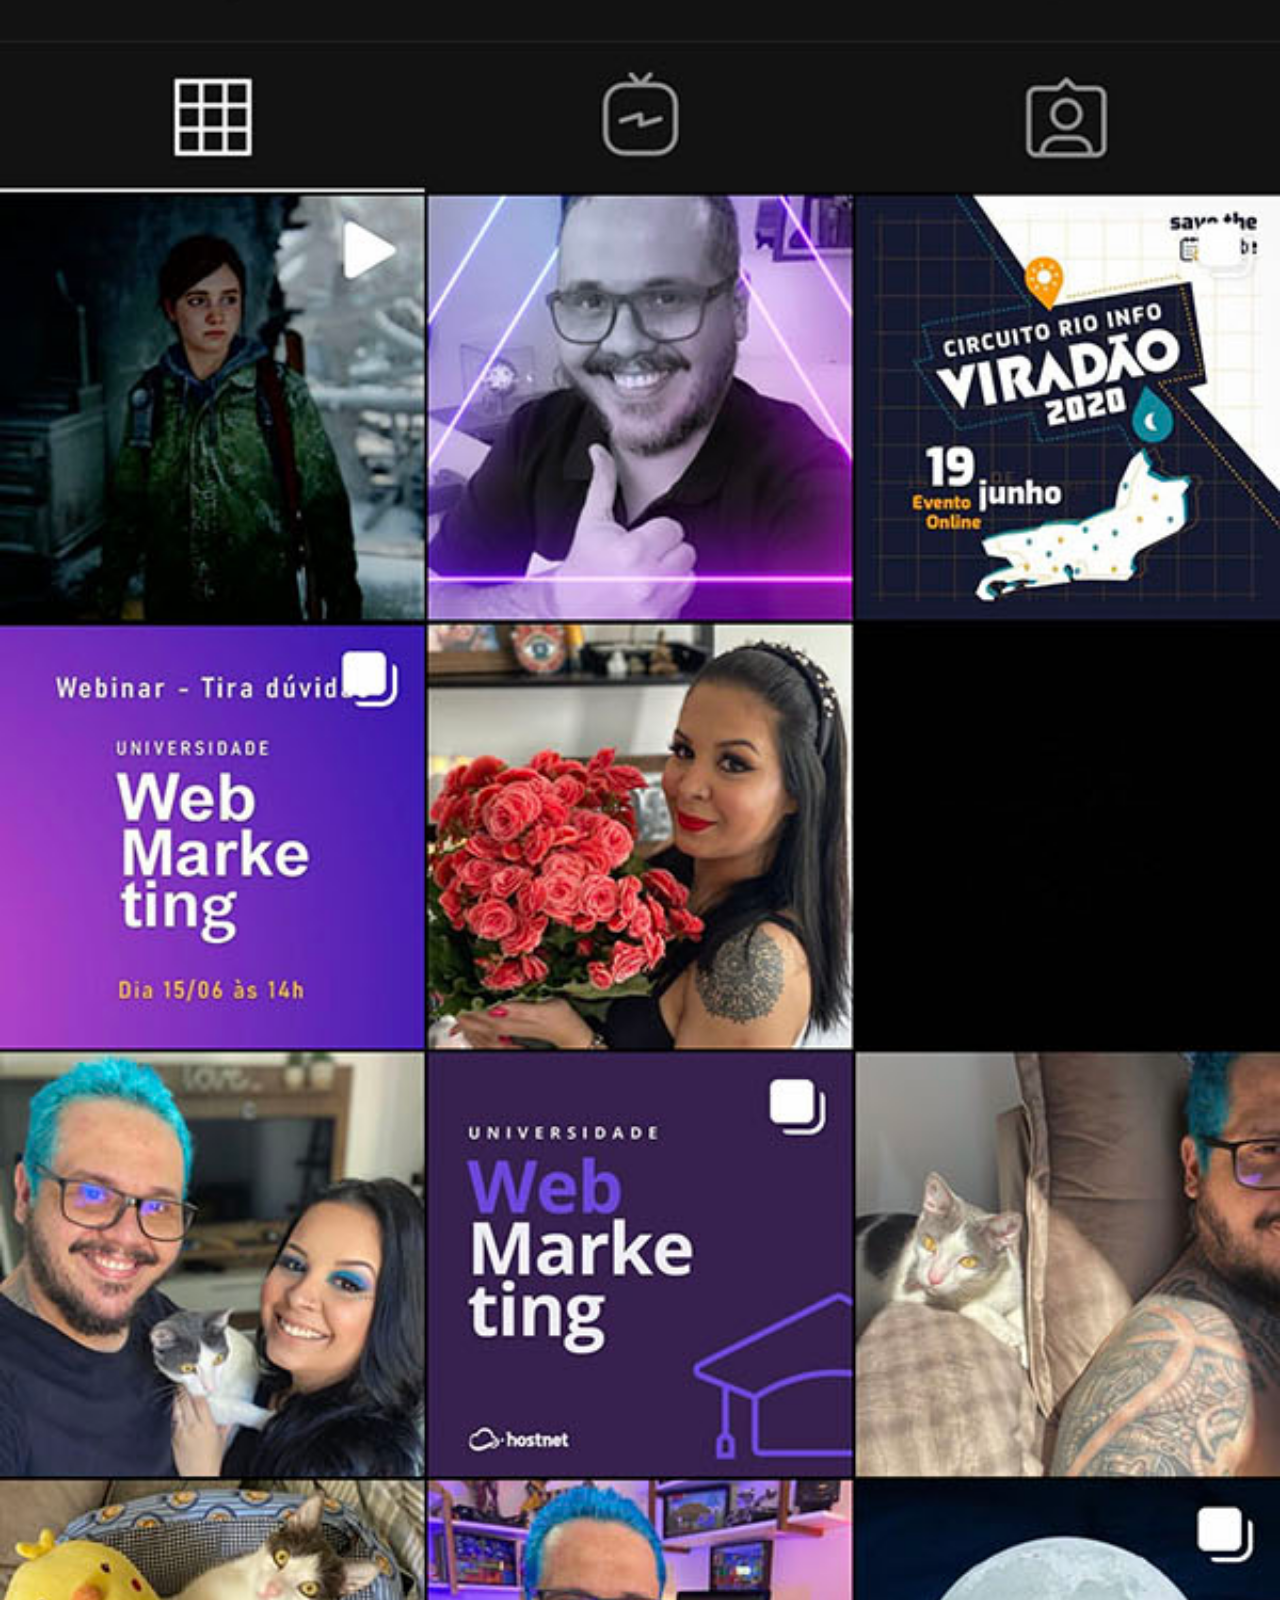
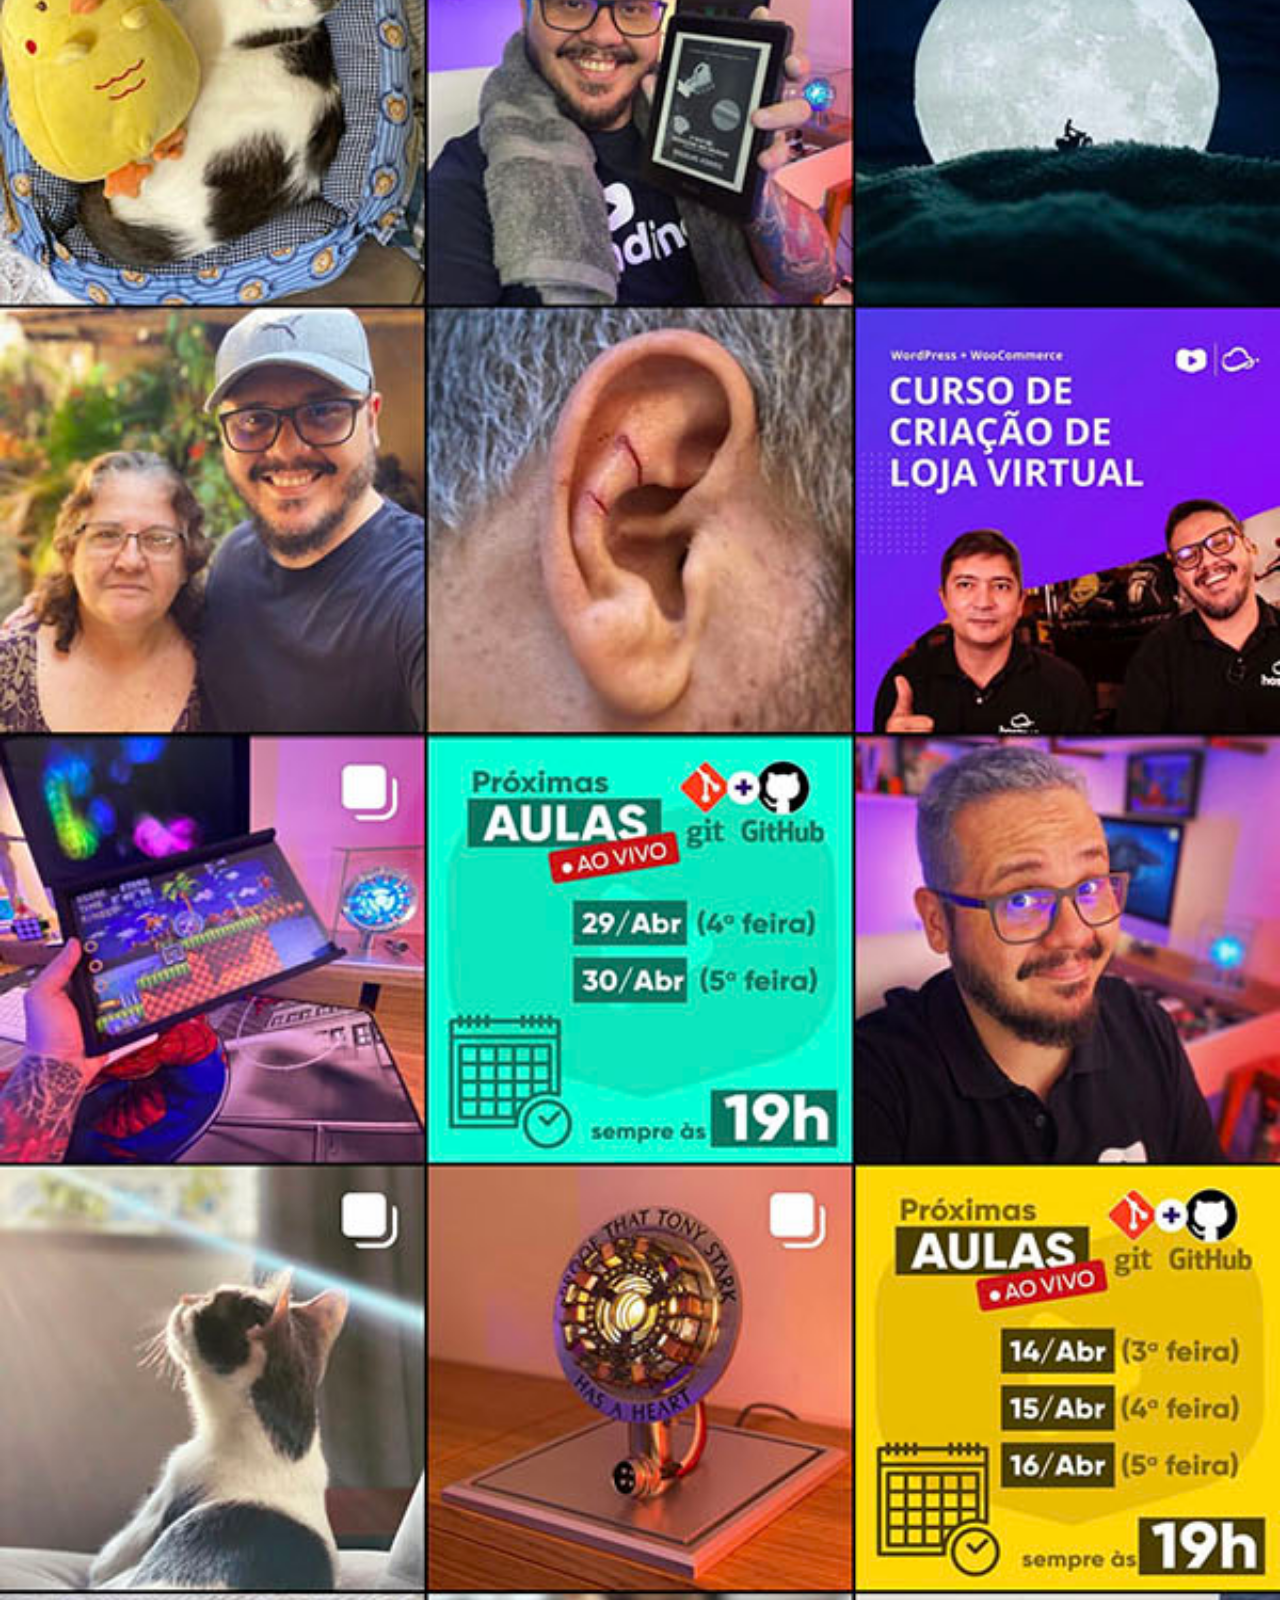
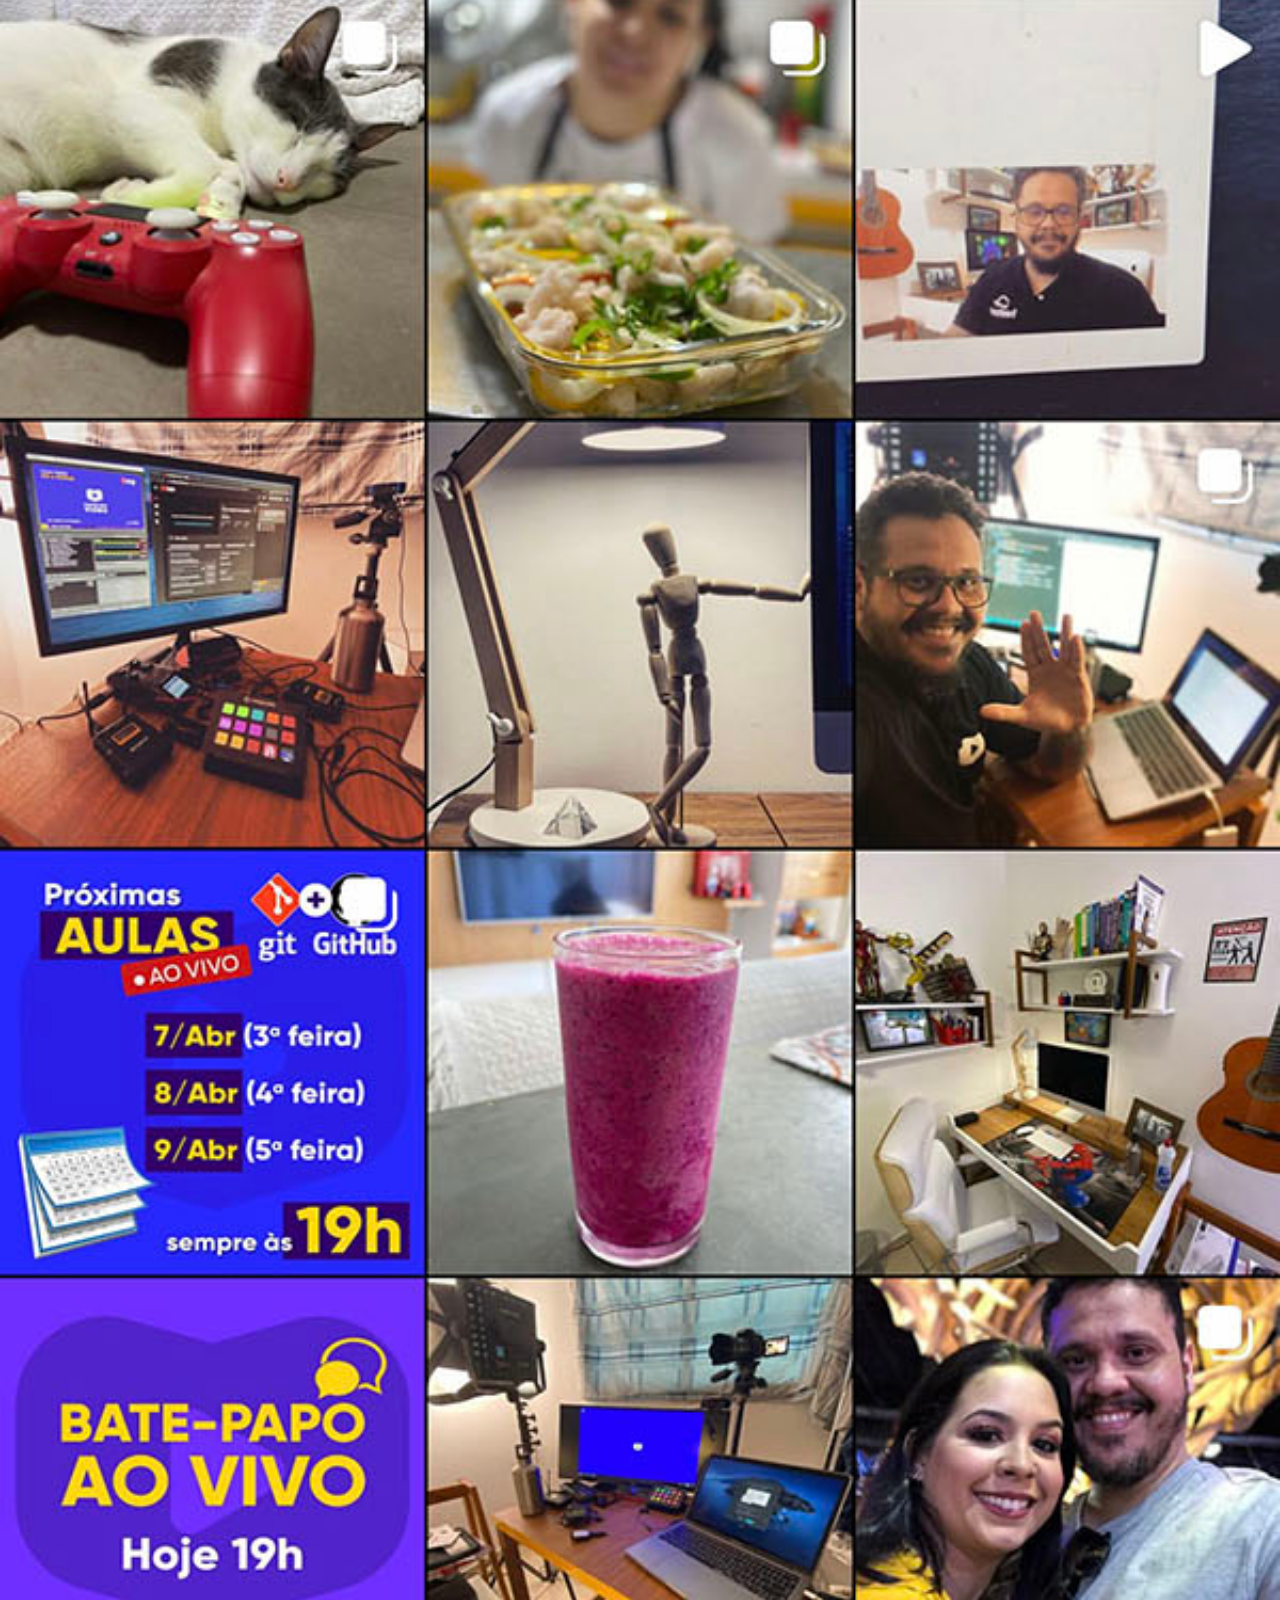
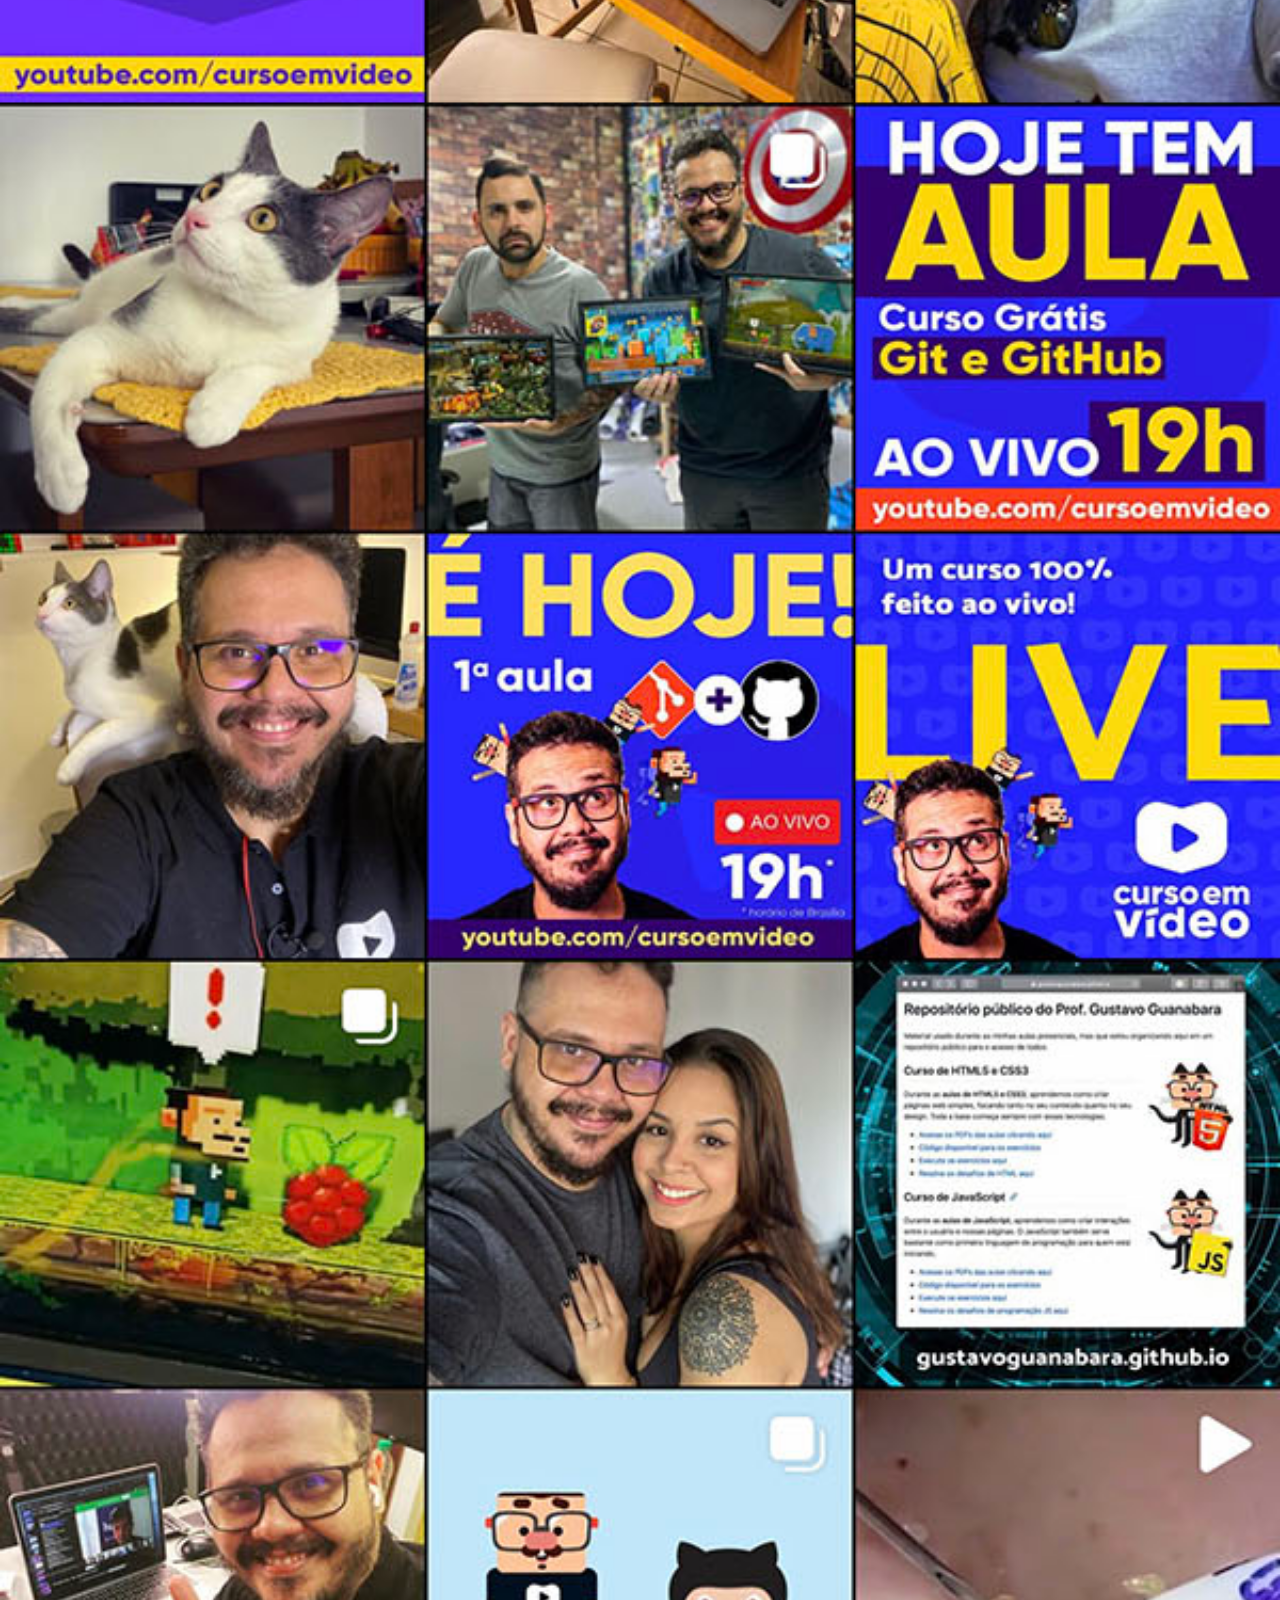
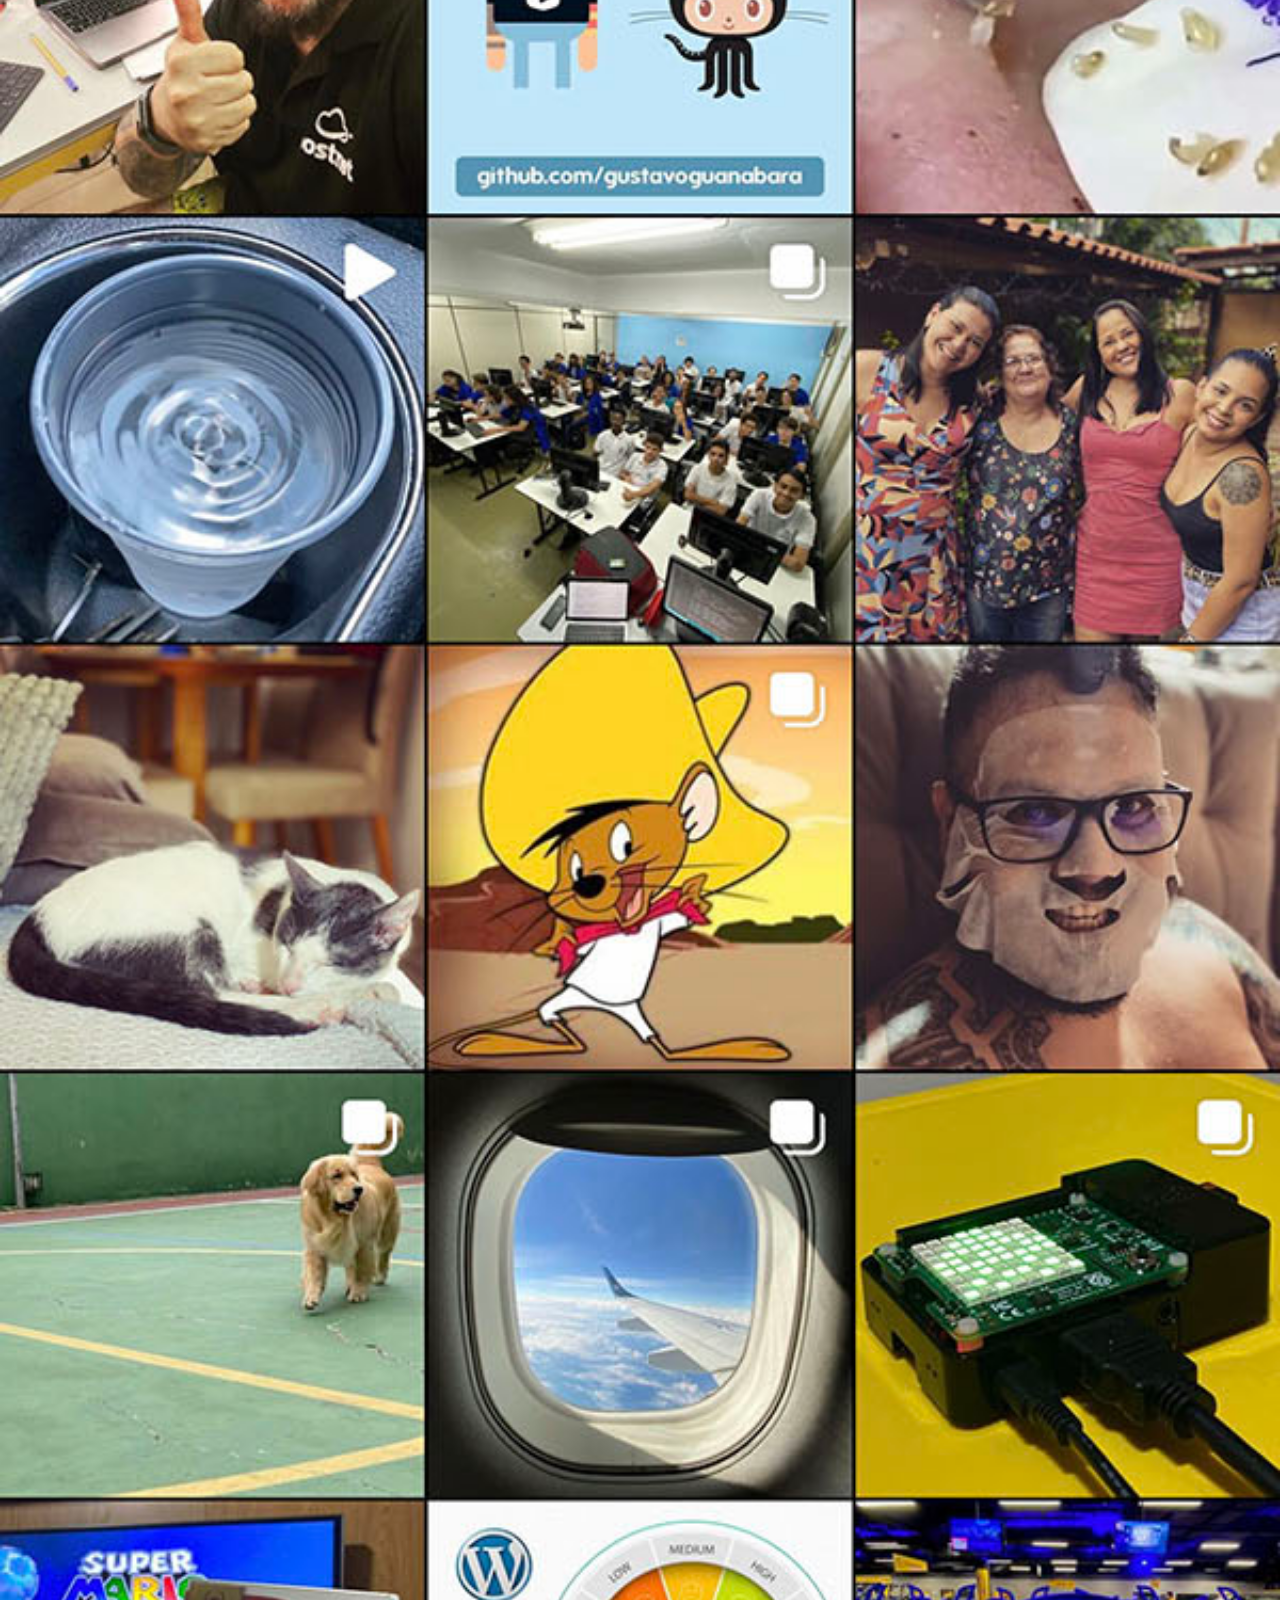
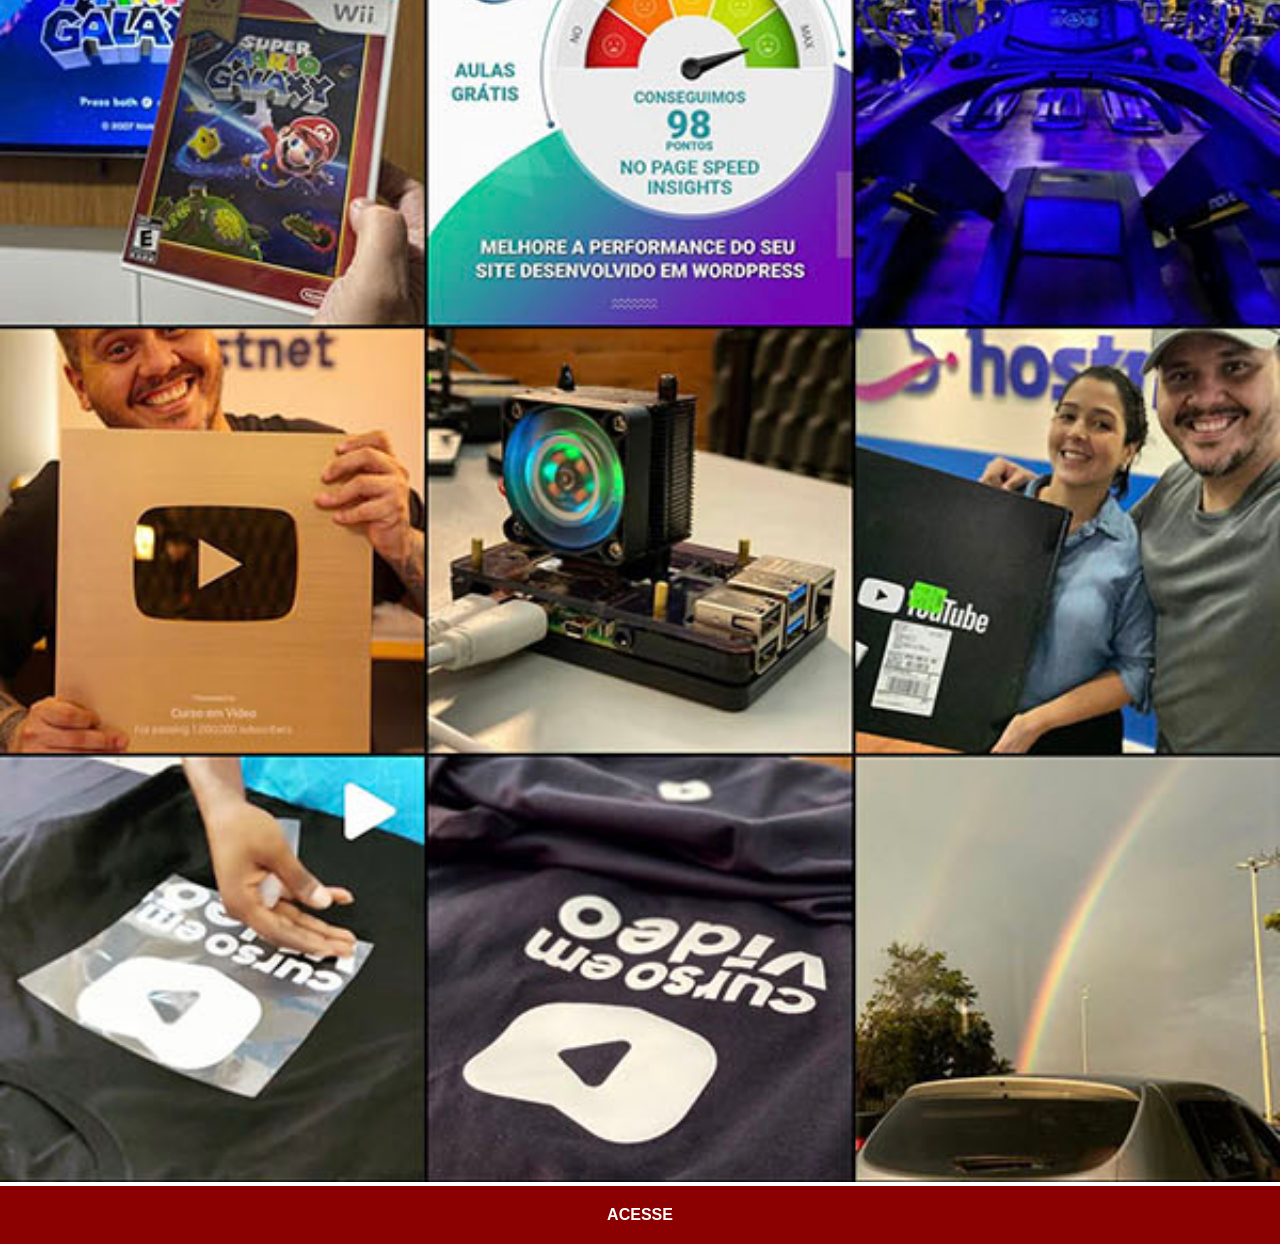
<file: instagram.html>
<!DOCTYPE html>
<html lang="pt-br">
<head>
    <meta charset="UTF-8">
    <meta name="viewport" content="width=device-width, initial-scale=1.0">
    <title>Document</title>
    <link rel="stylesheet" href="estilos/social.css">
</head>
<body>
    <img src="imagens/tela-instagram.jpg" alt="Instagram">
    <a href="https://www.instagram.com/gustavoguanabara/" target="_blank">ACESSE</a>
</body>
</html>
</file>
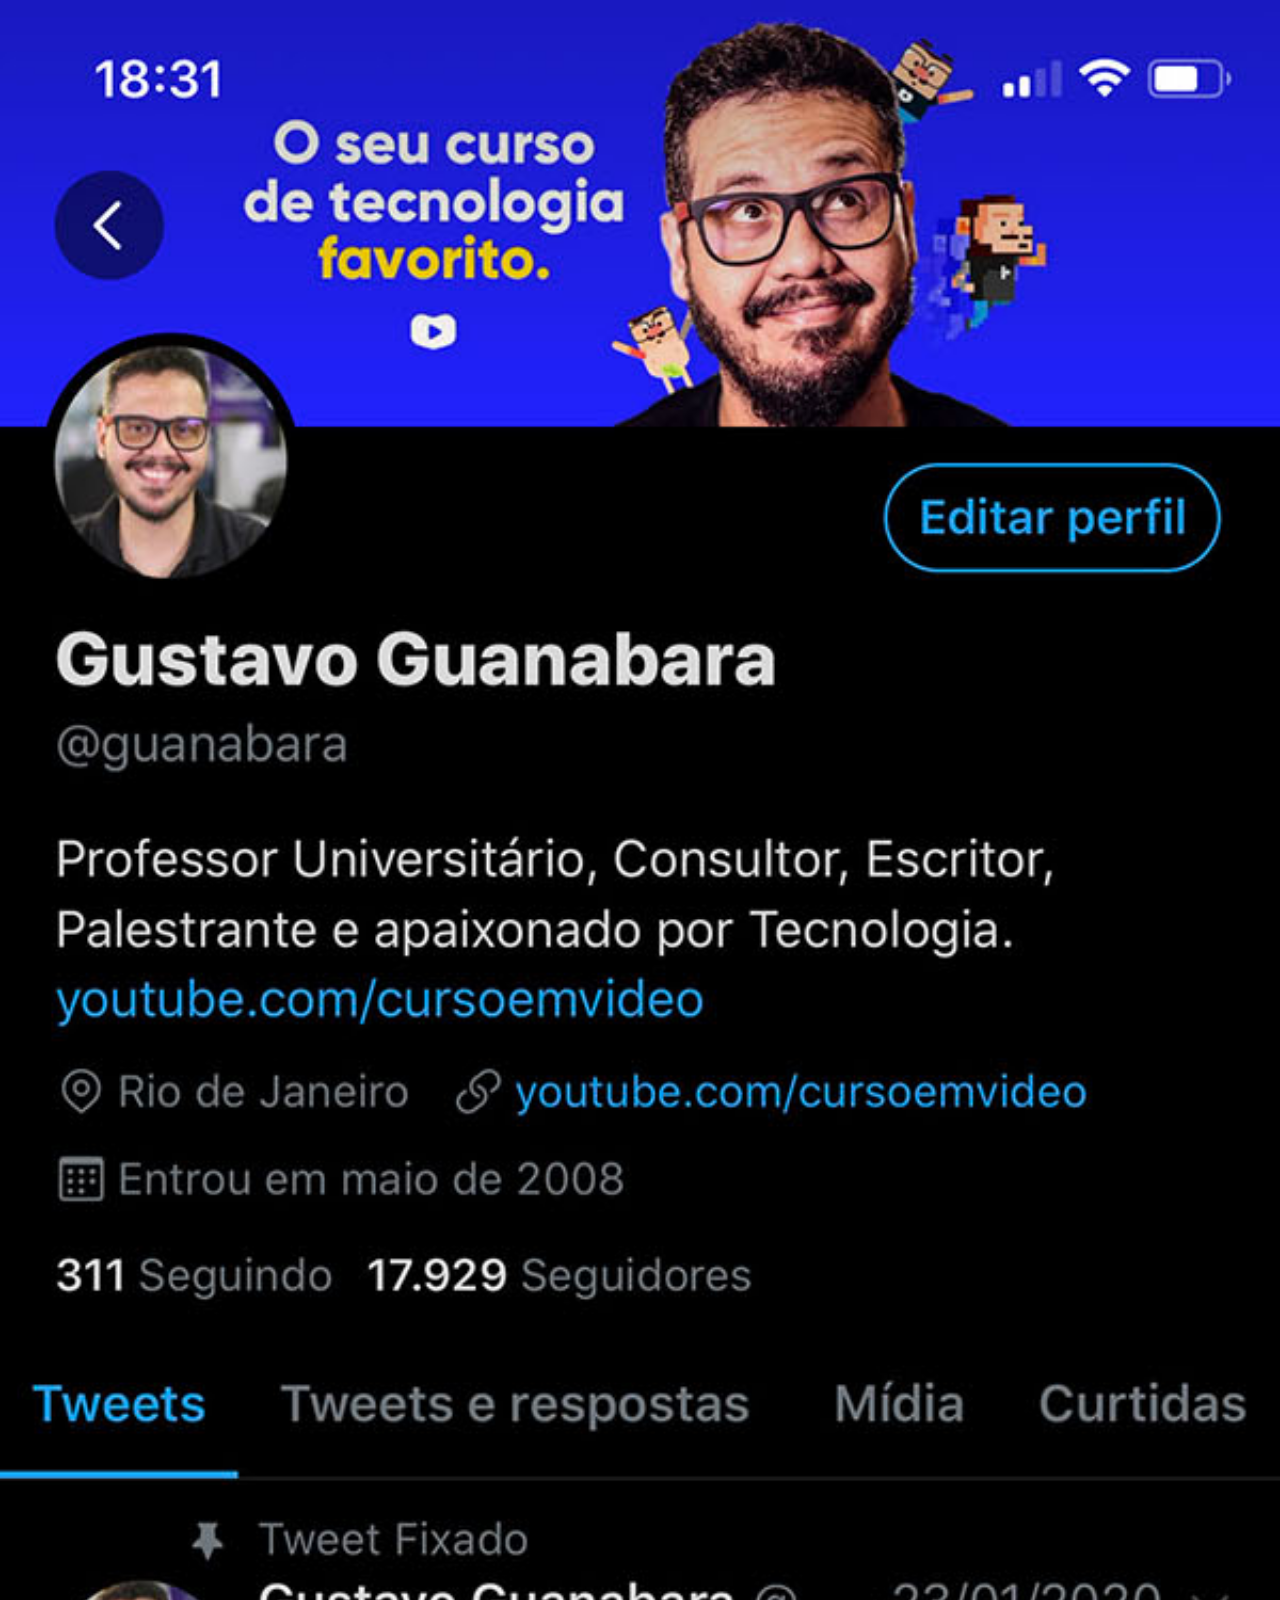
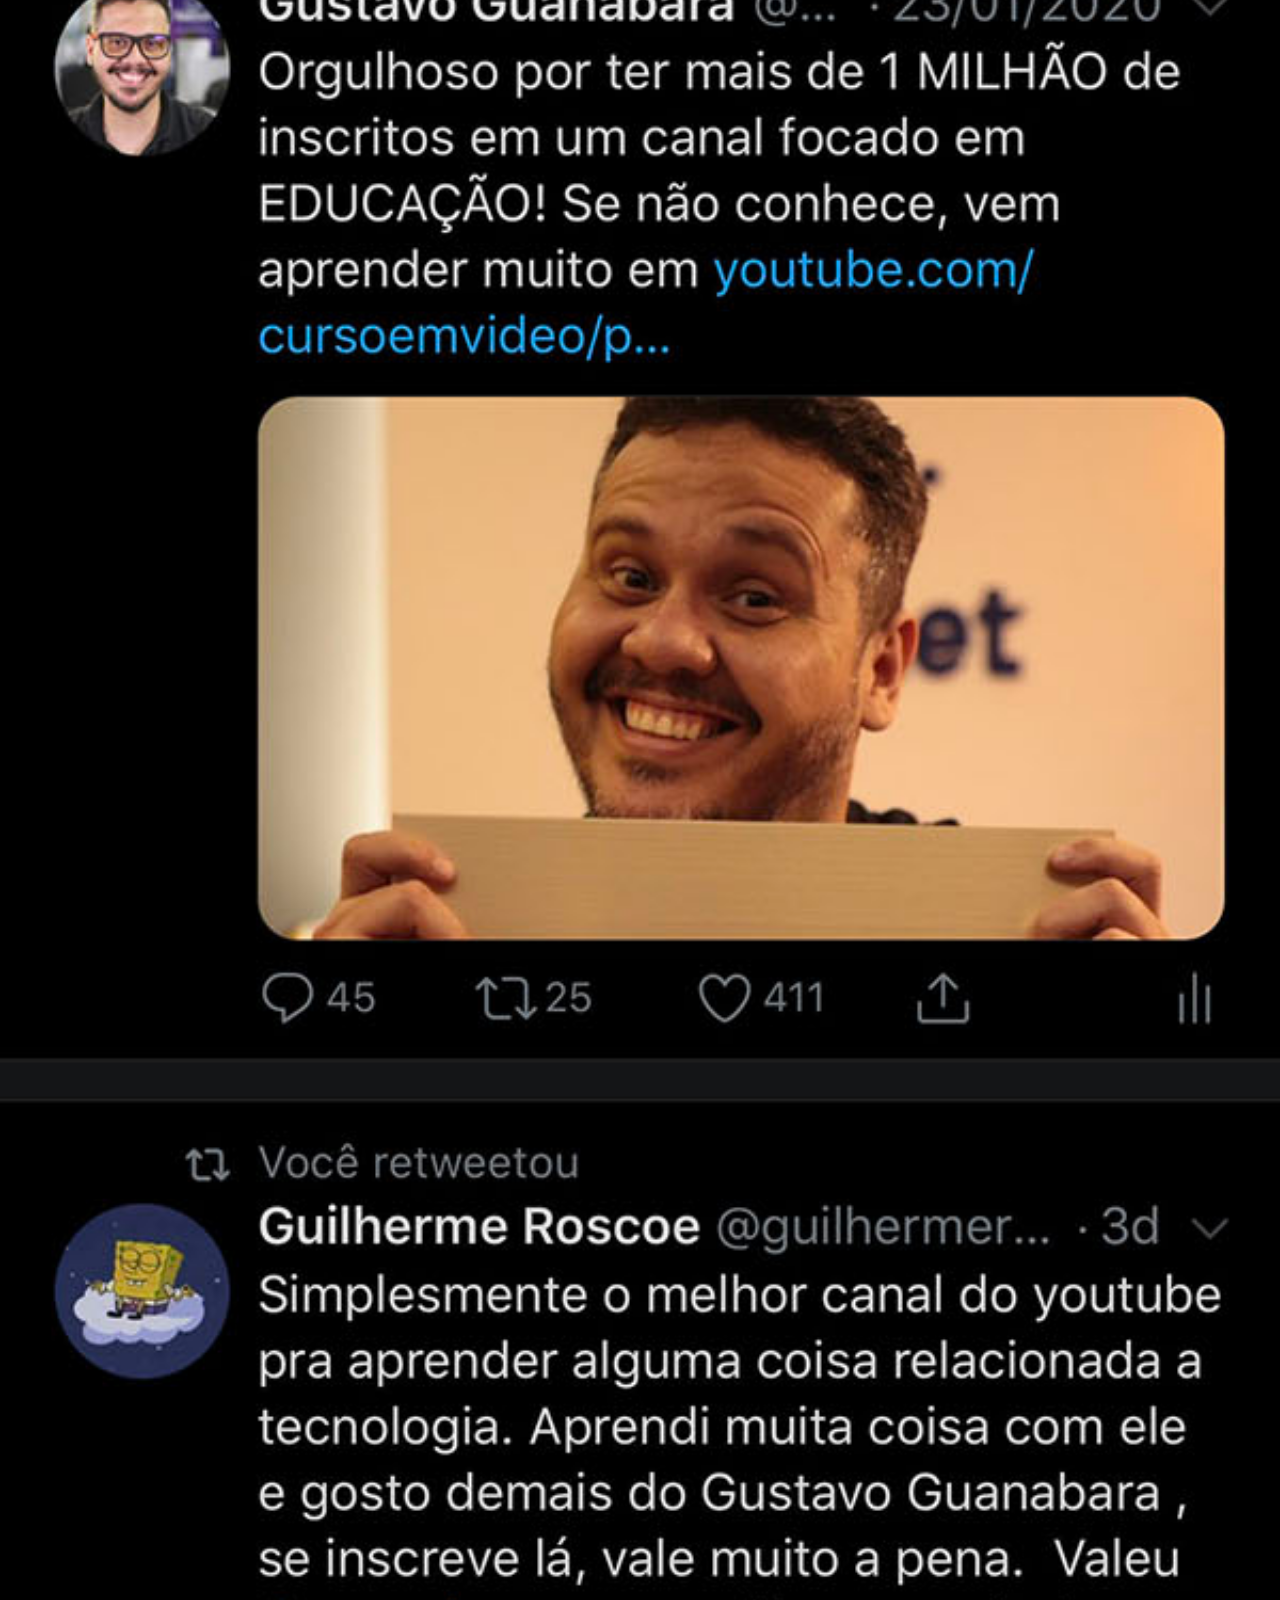
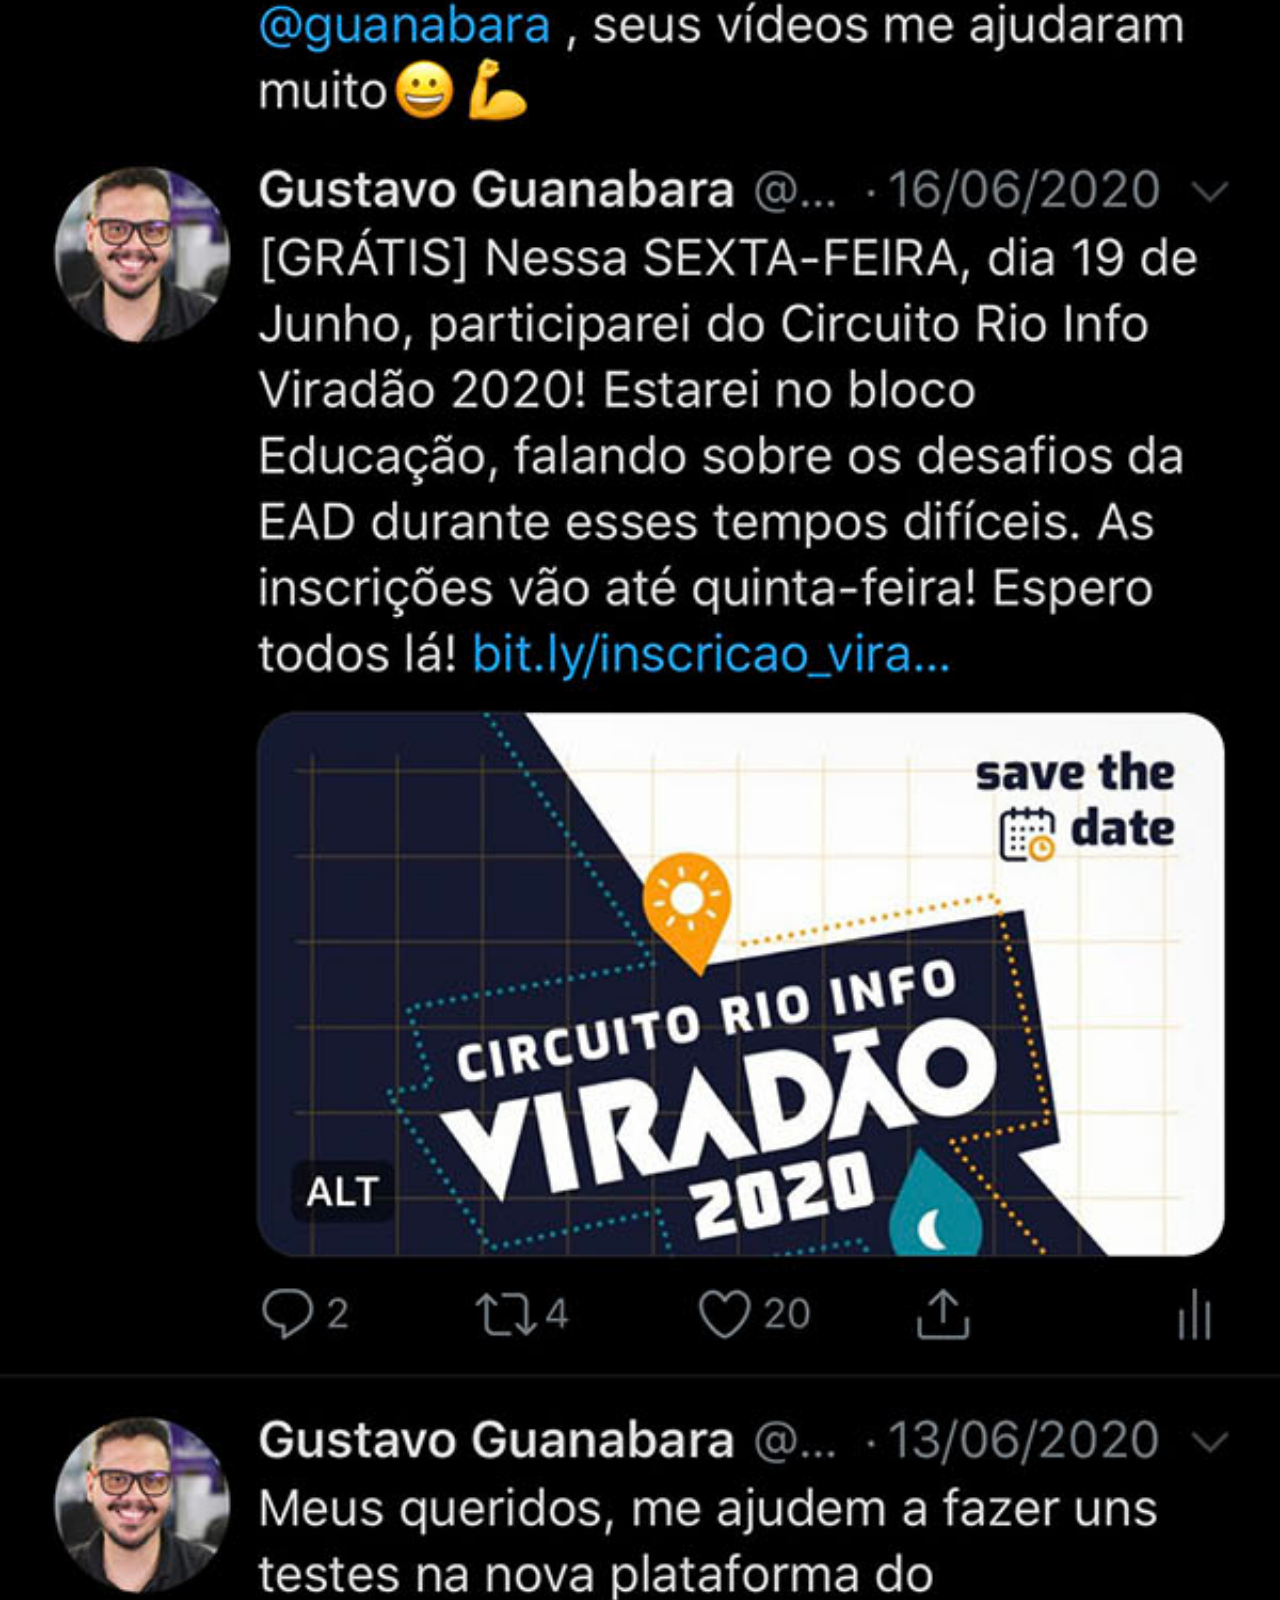
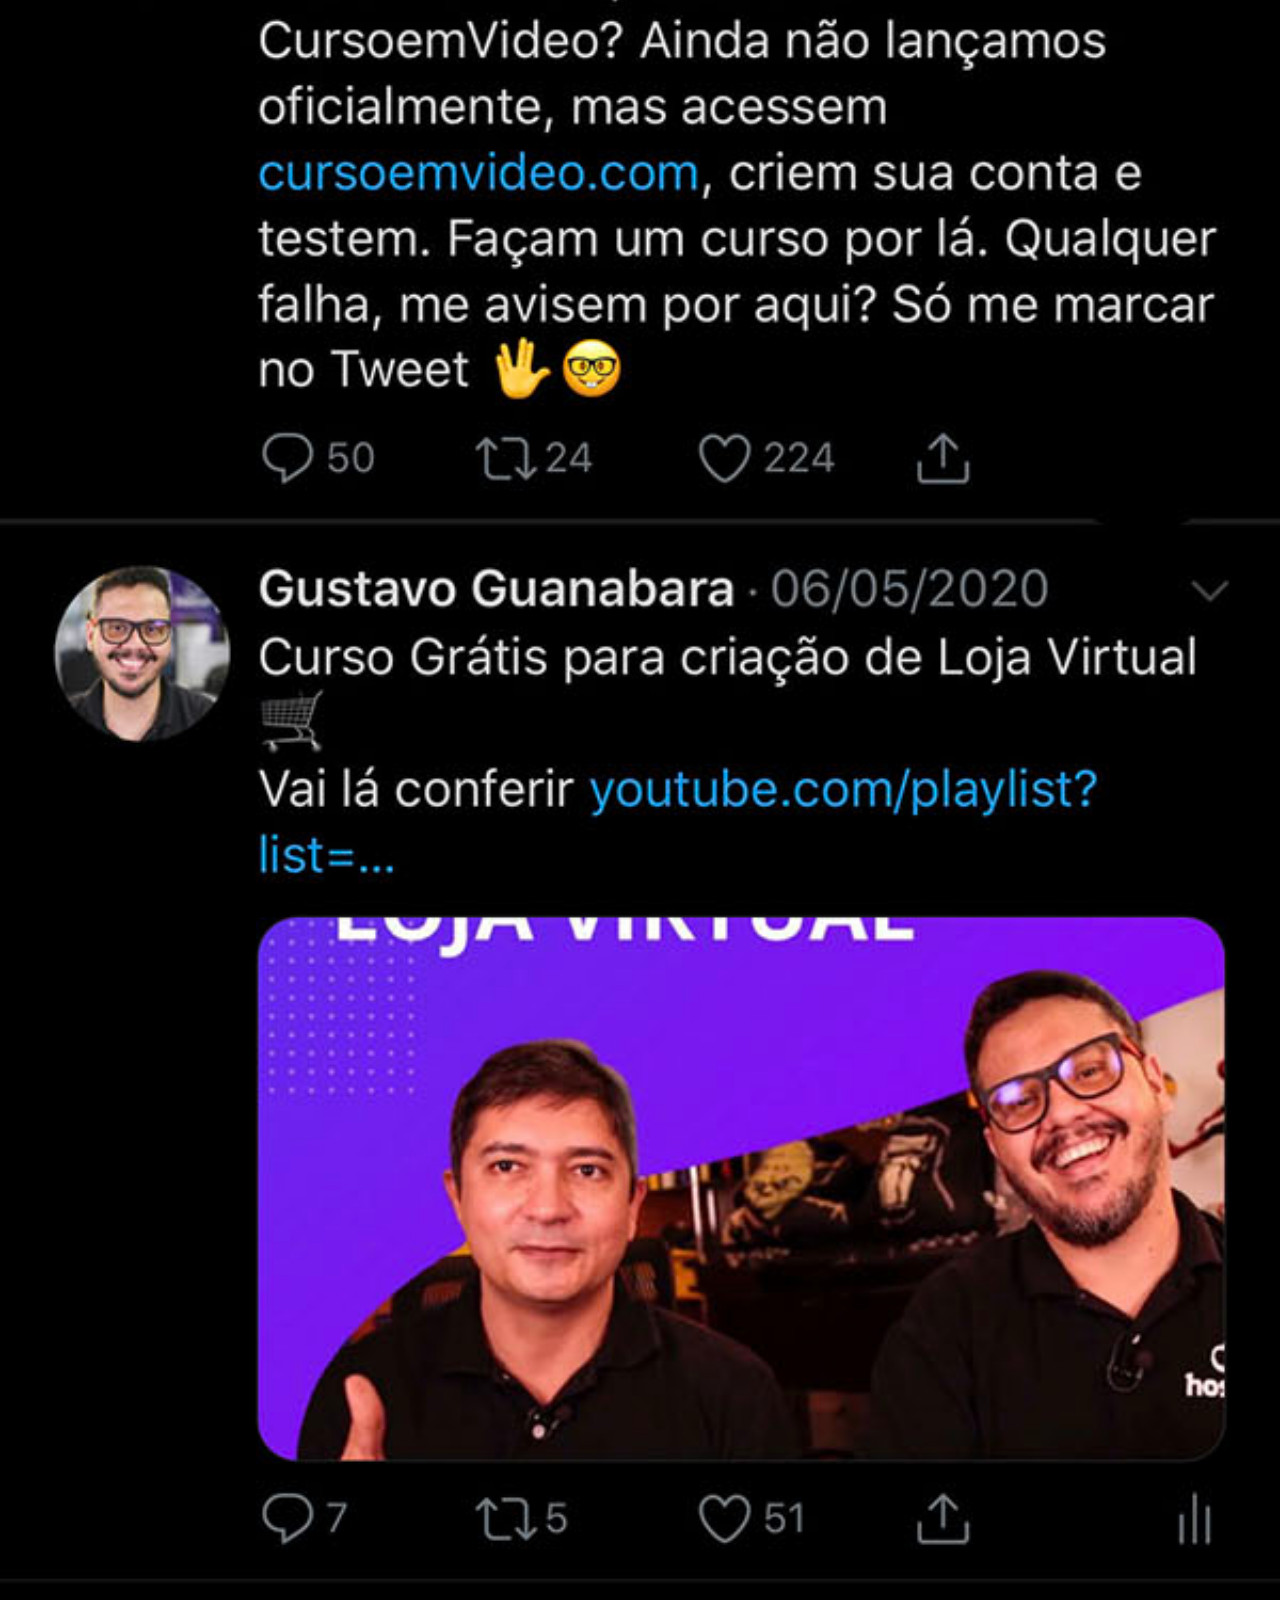
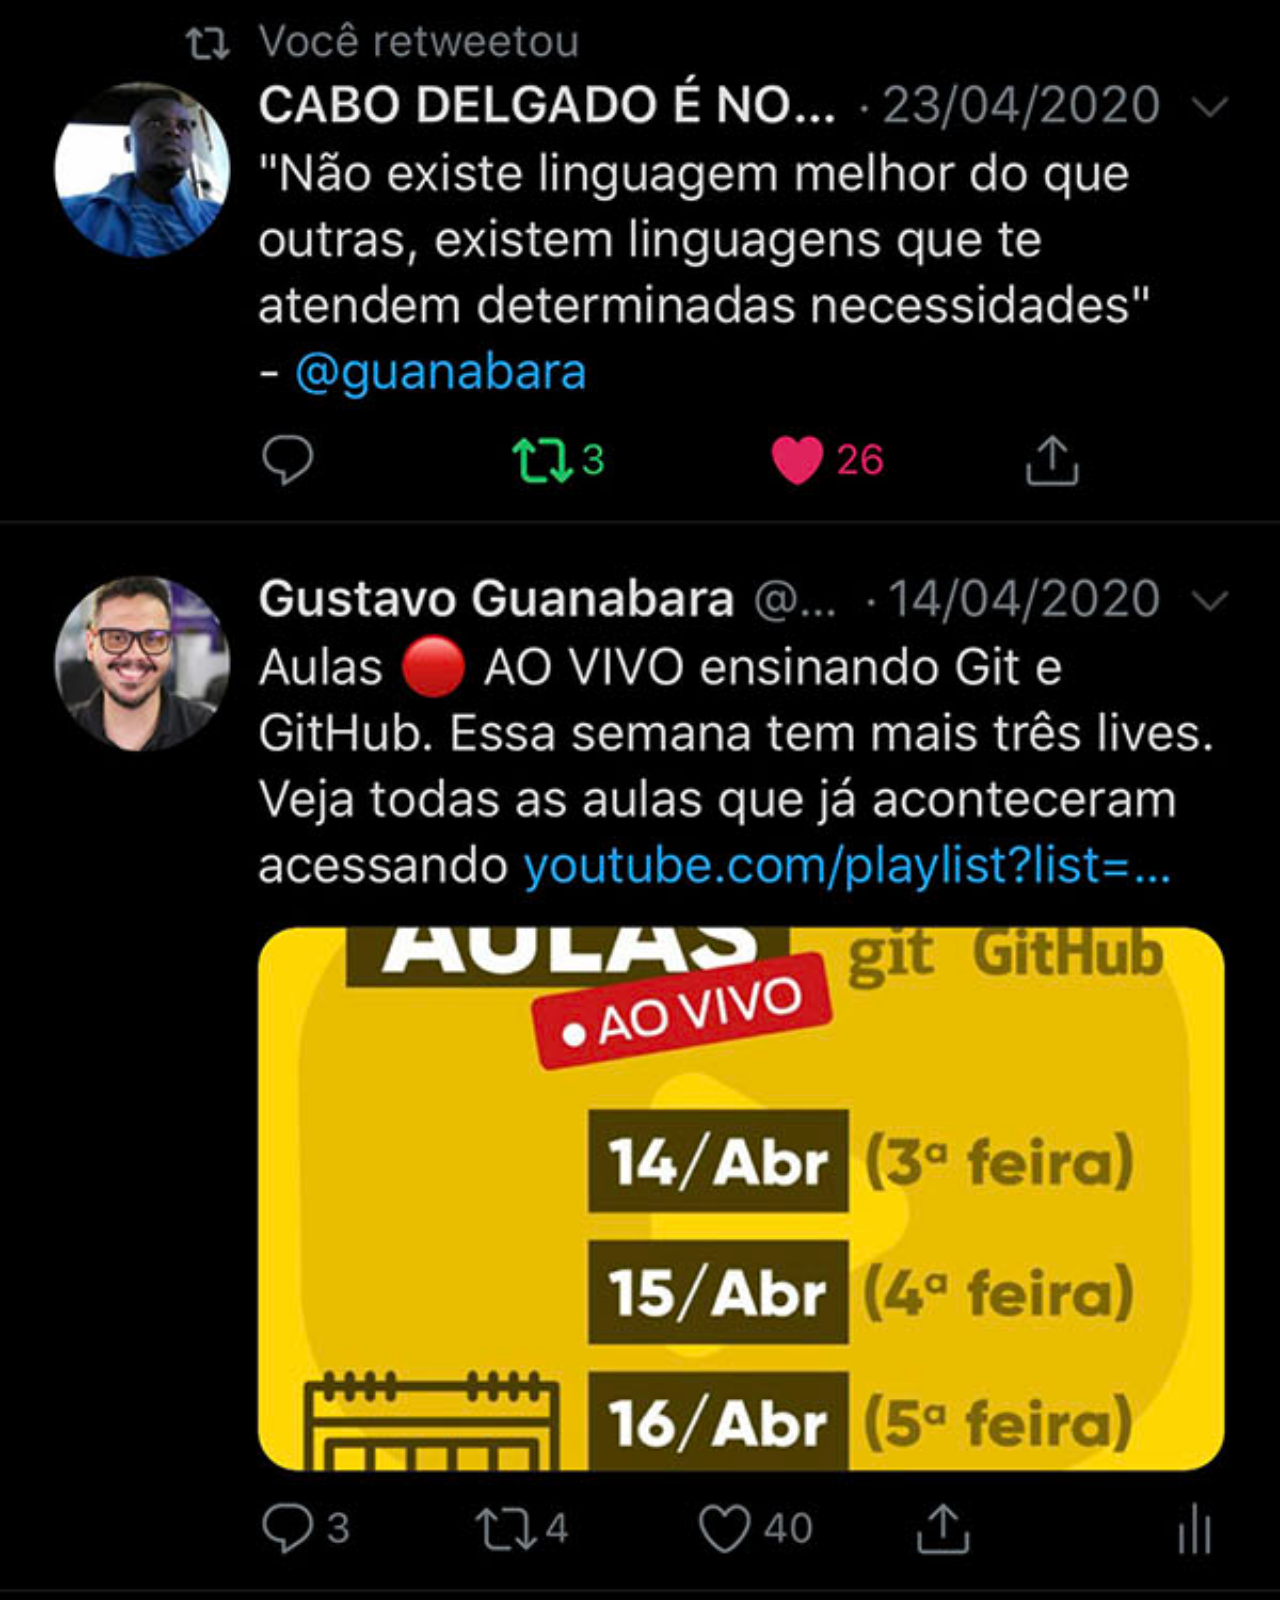
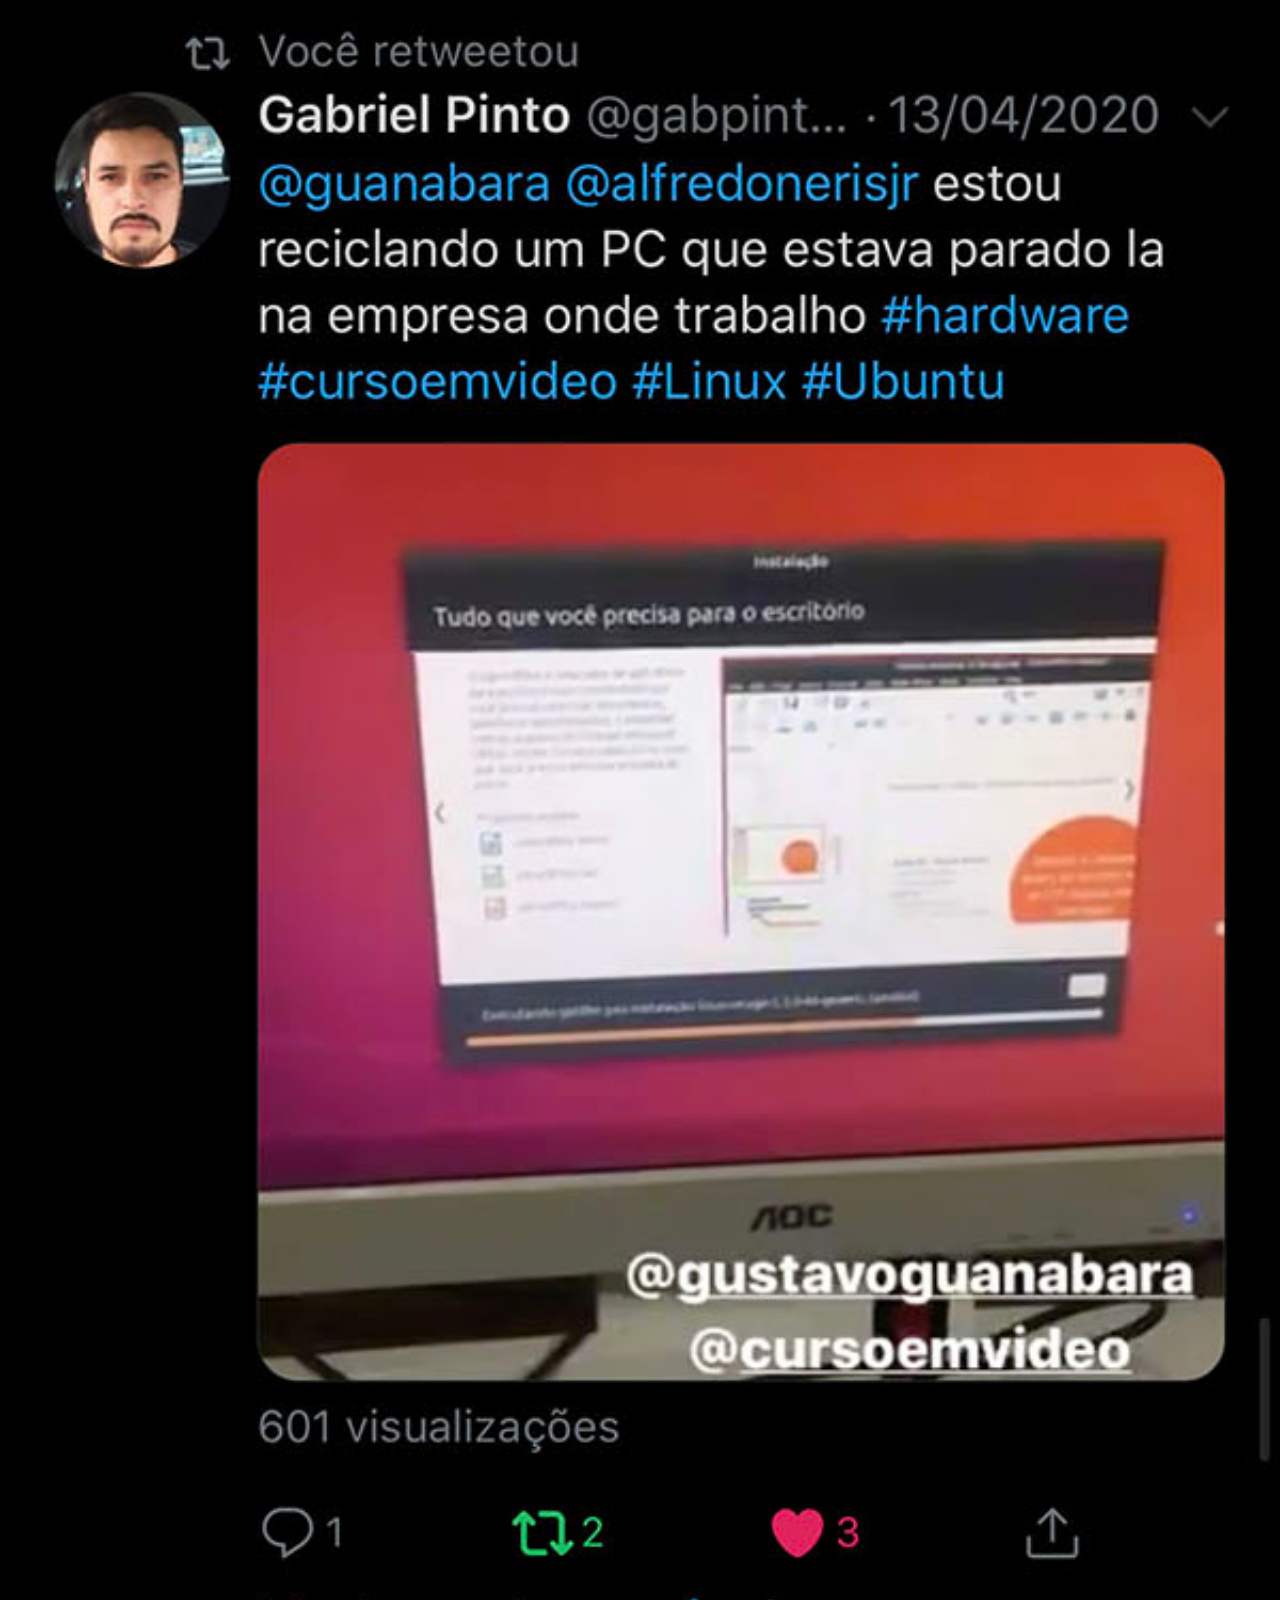
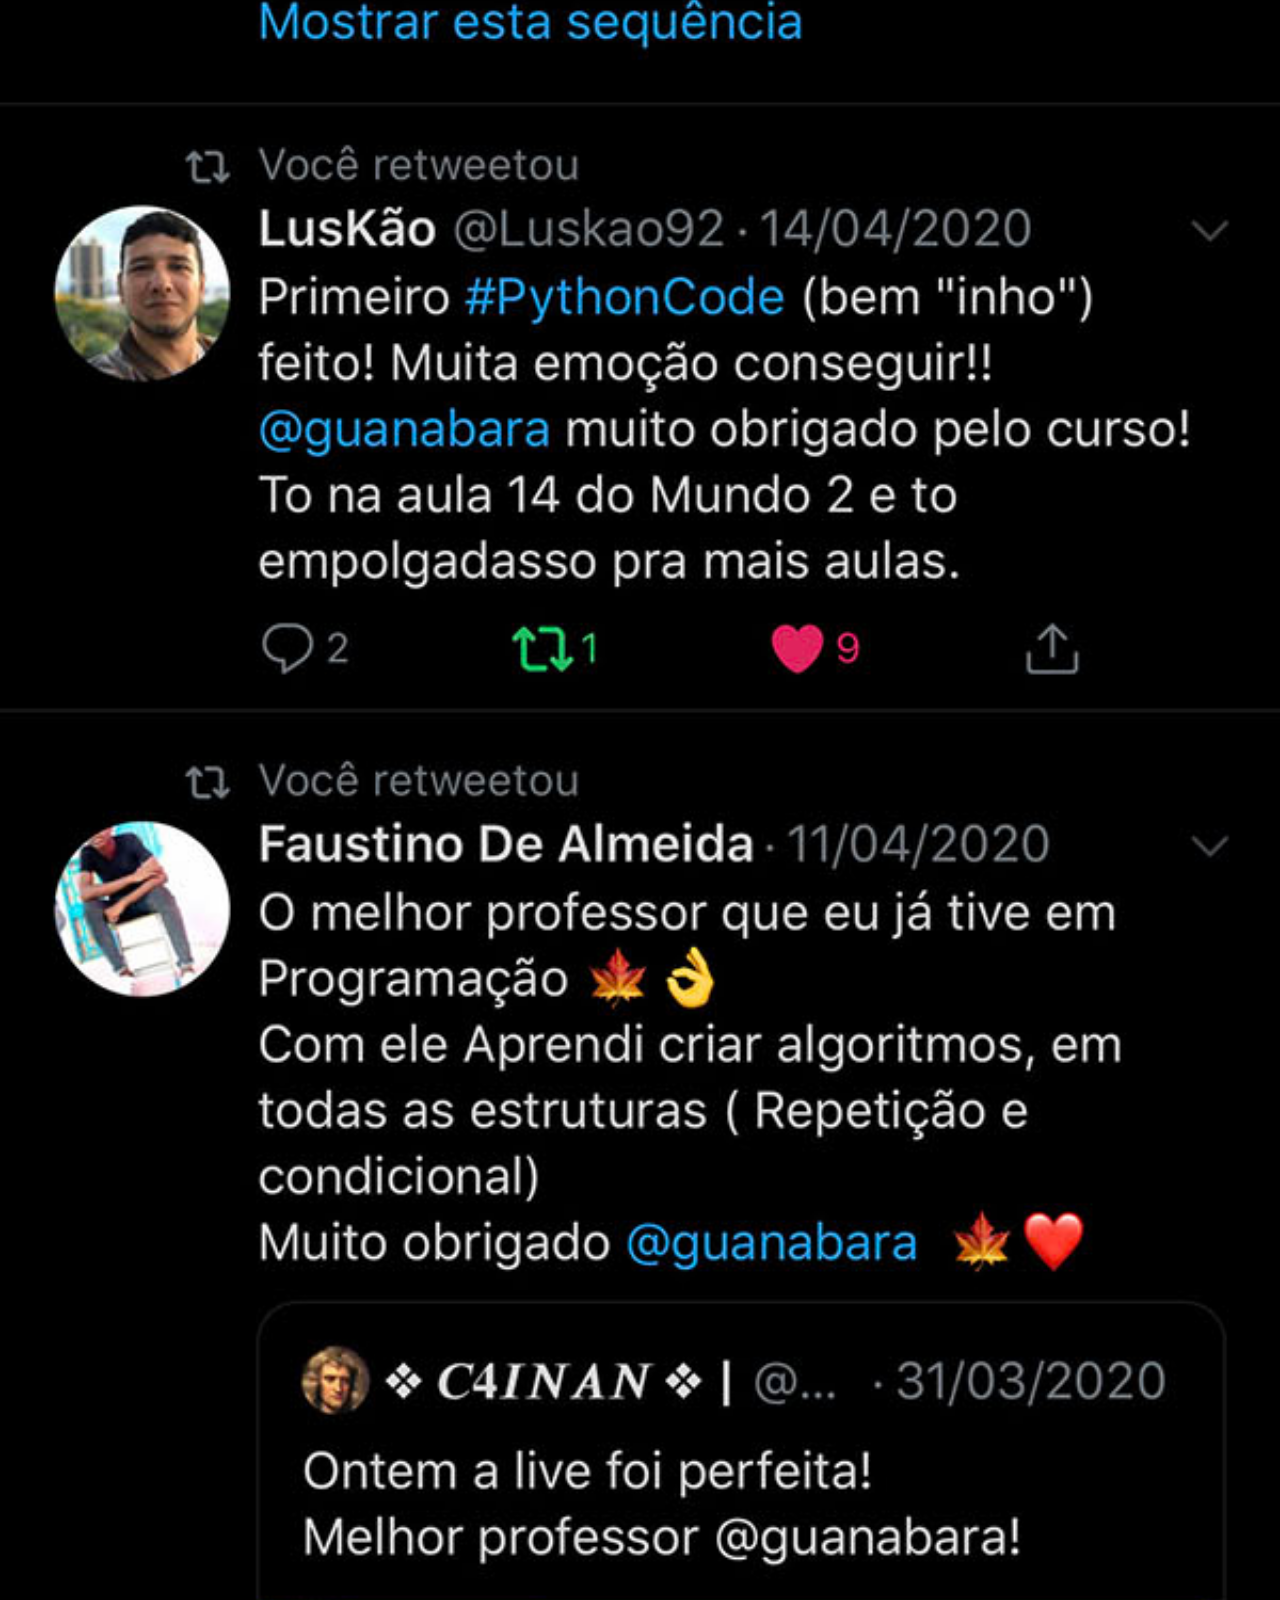
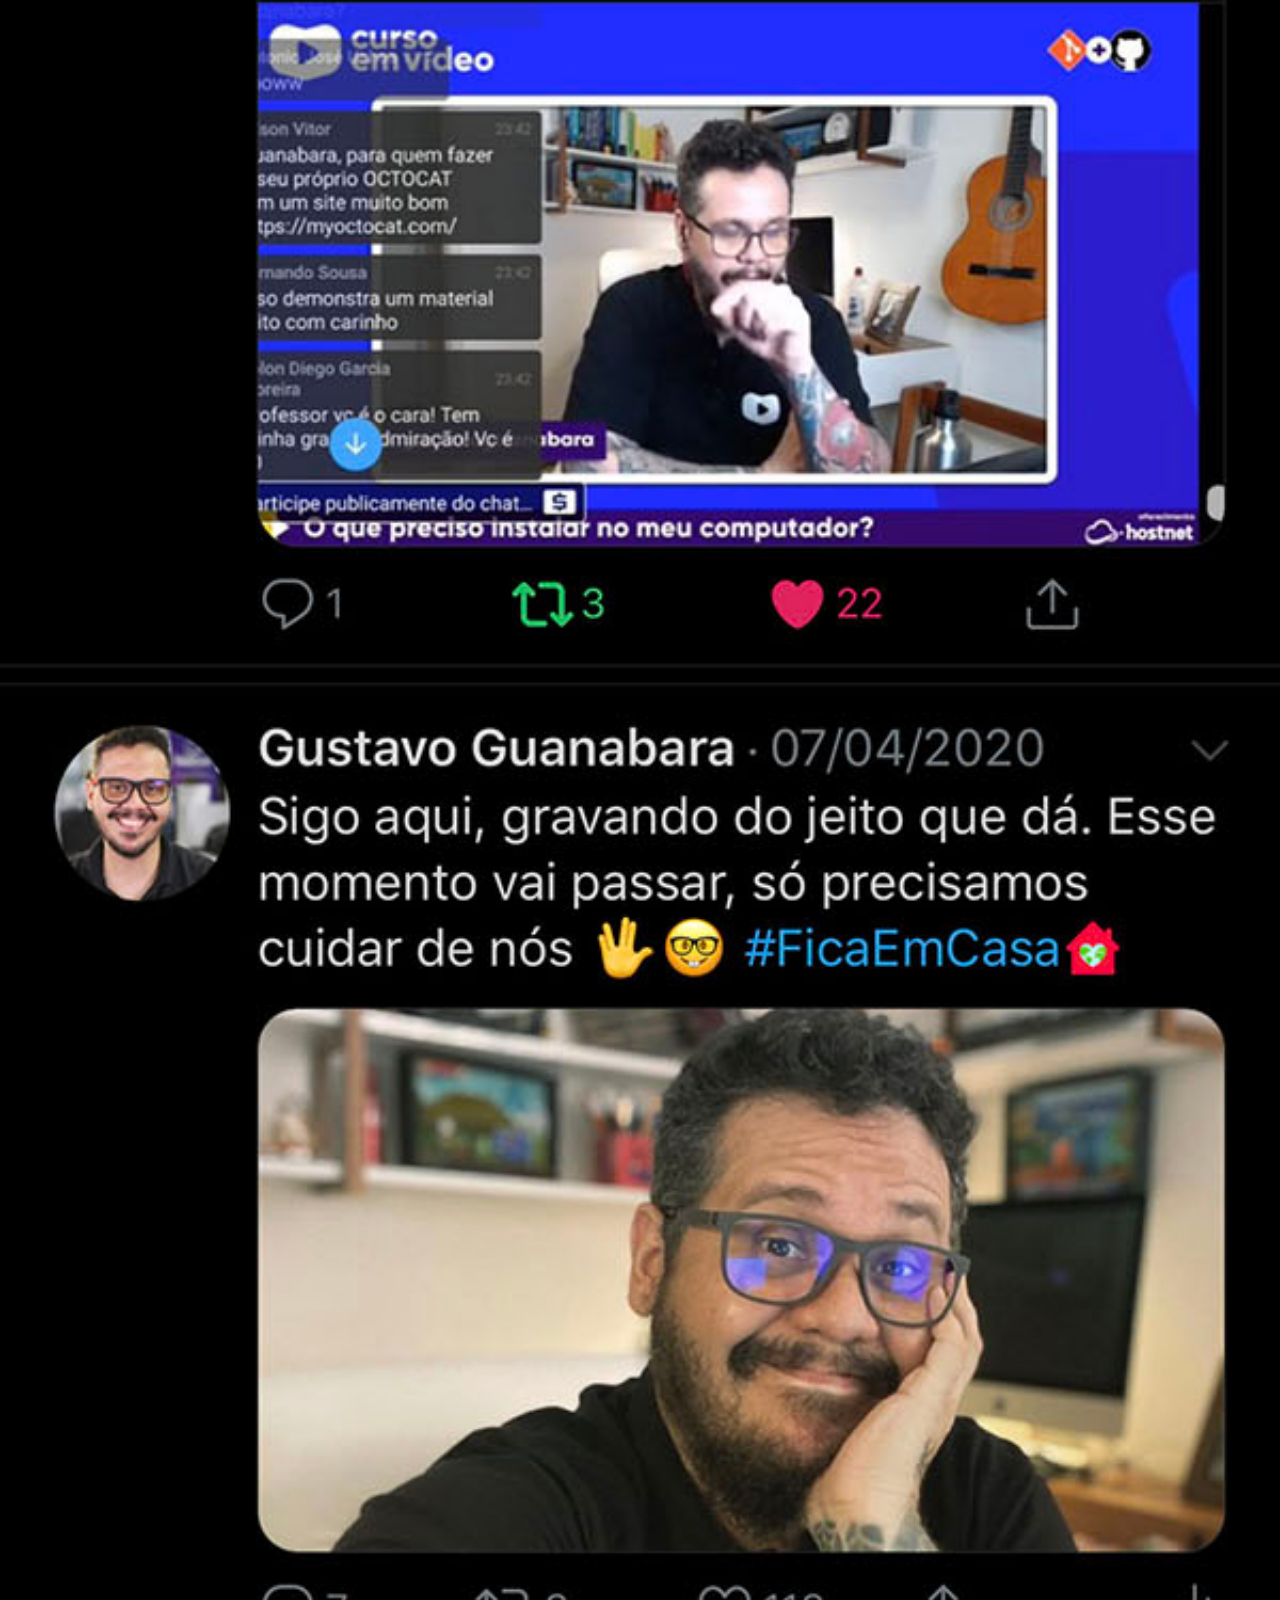
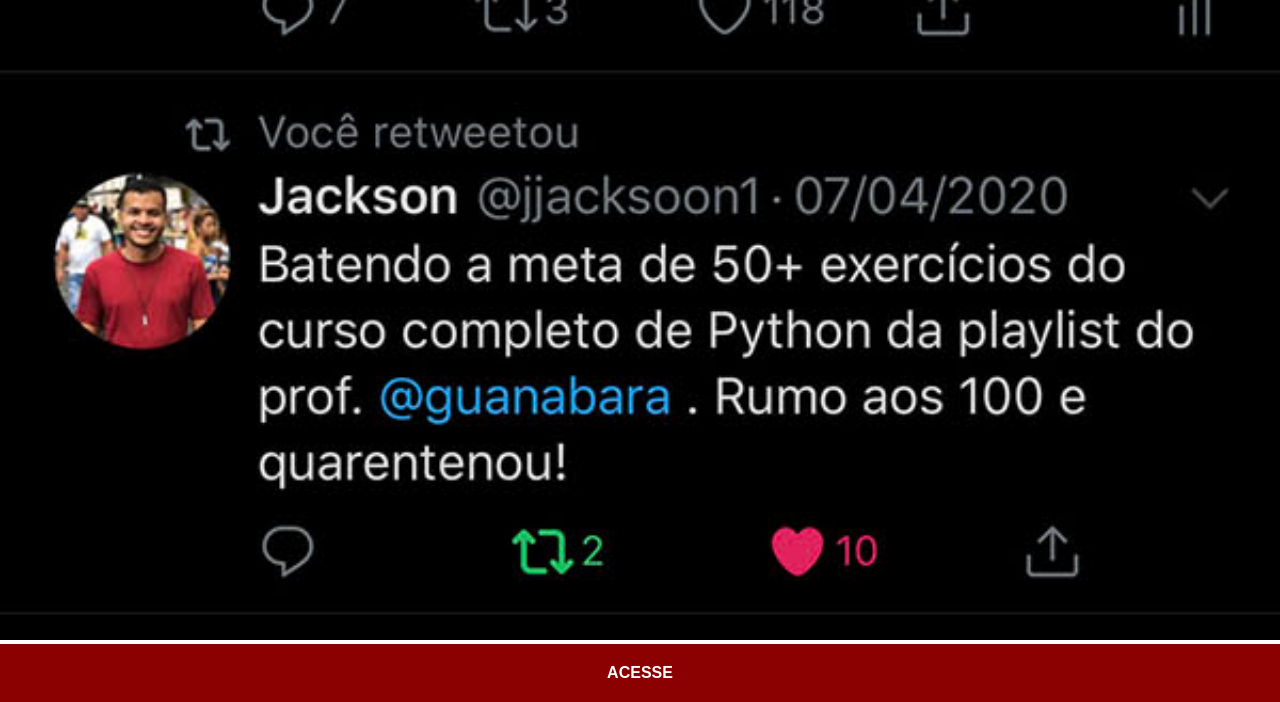
<file: twitter.html>
<!DOCTYPE html>
<html lang="pt-br">
<head>
    <meta charset="UTF-8">
    <meta name="viewport" content="width=device-width, initial-scale=1.0">
    <title>Document</title>
    <link rel="stylesheet" href="estilos/social.css">
</head>
<body>
    <img src="imagens/tela-twitter.jpg" alt="Twitter">
    <a href="https://x.com/guanabara" target="_blank">ACESSE</a>
</body>
</html>
</file>
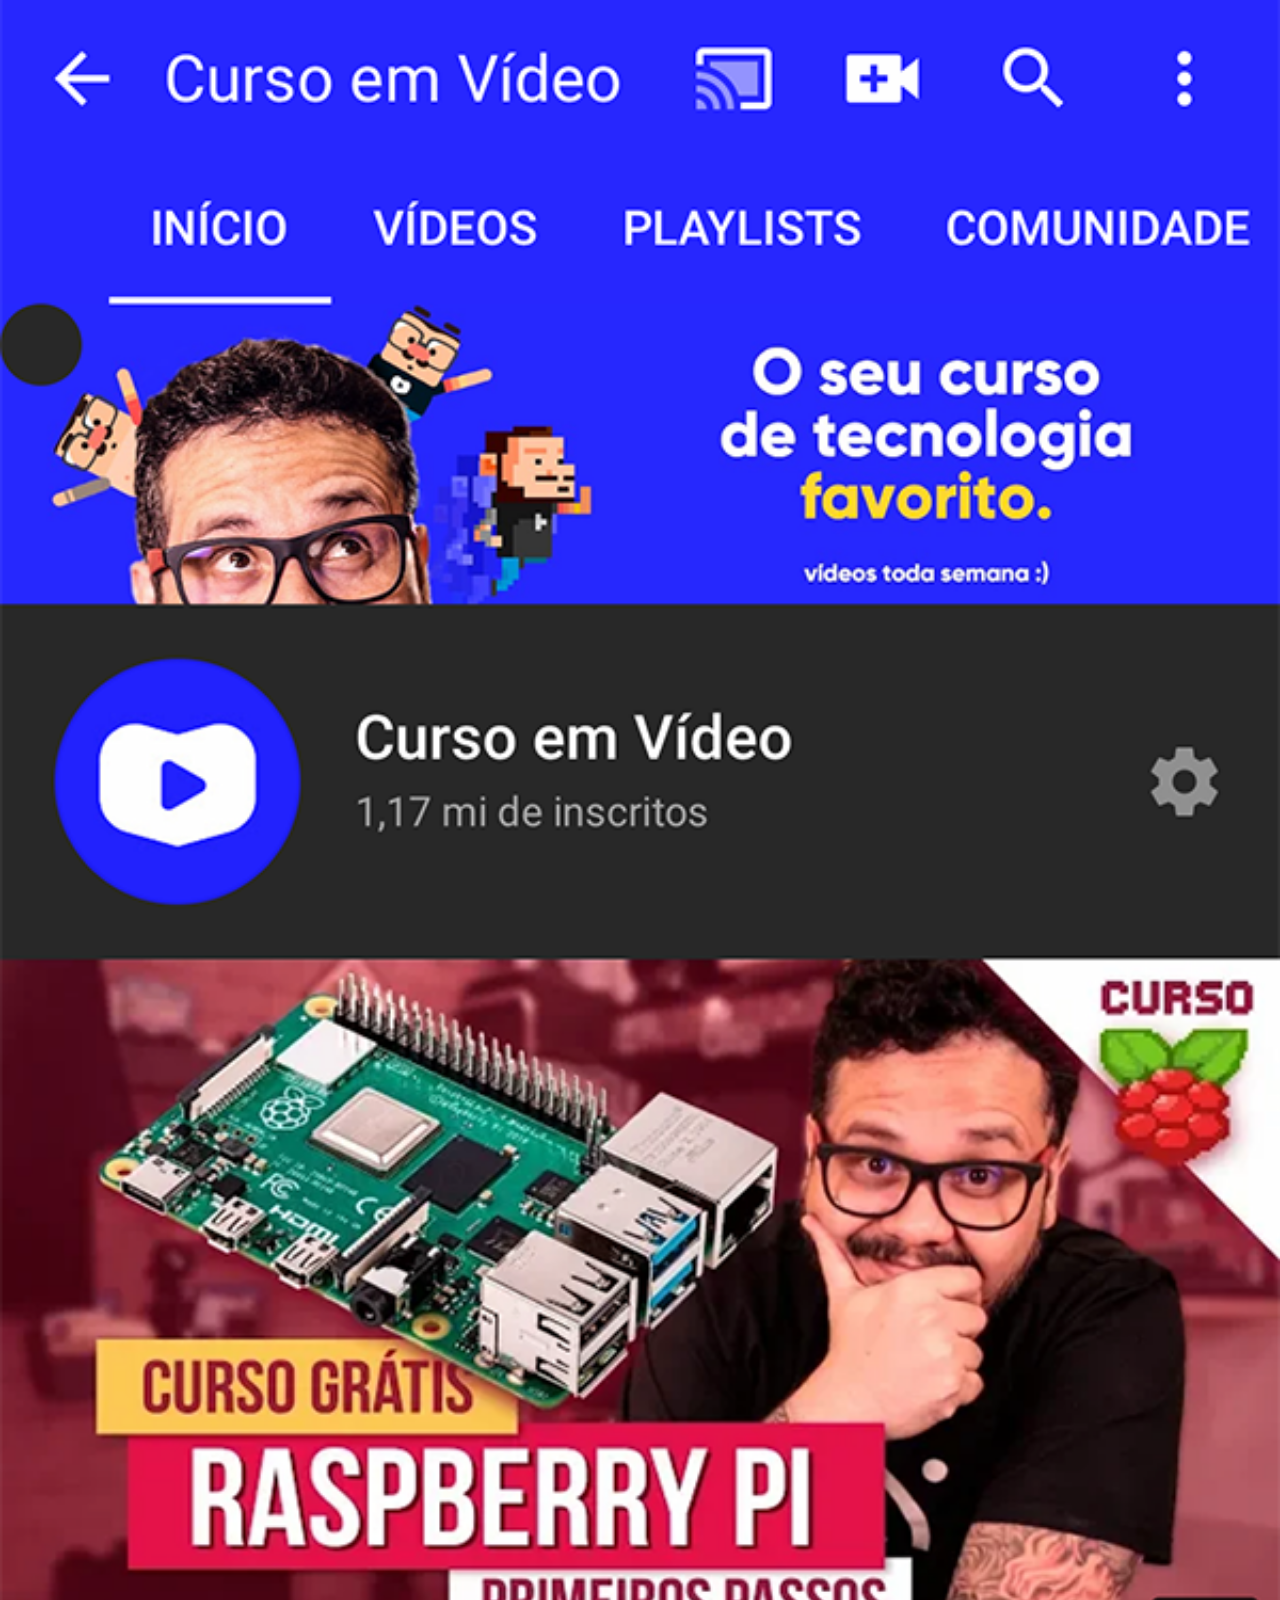
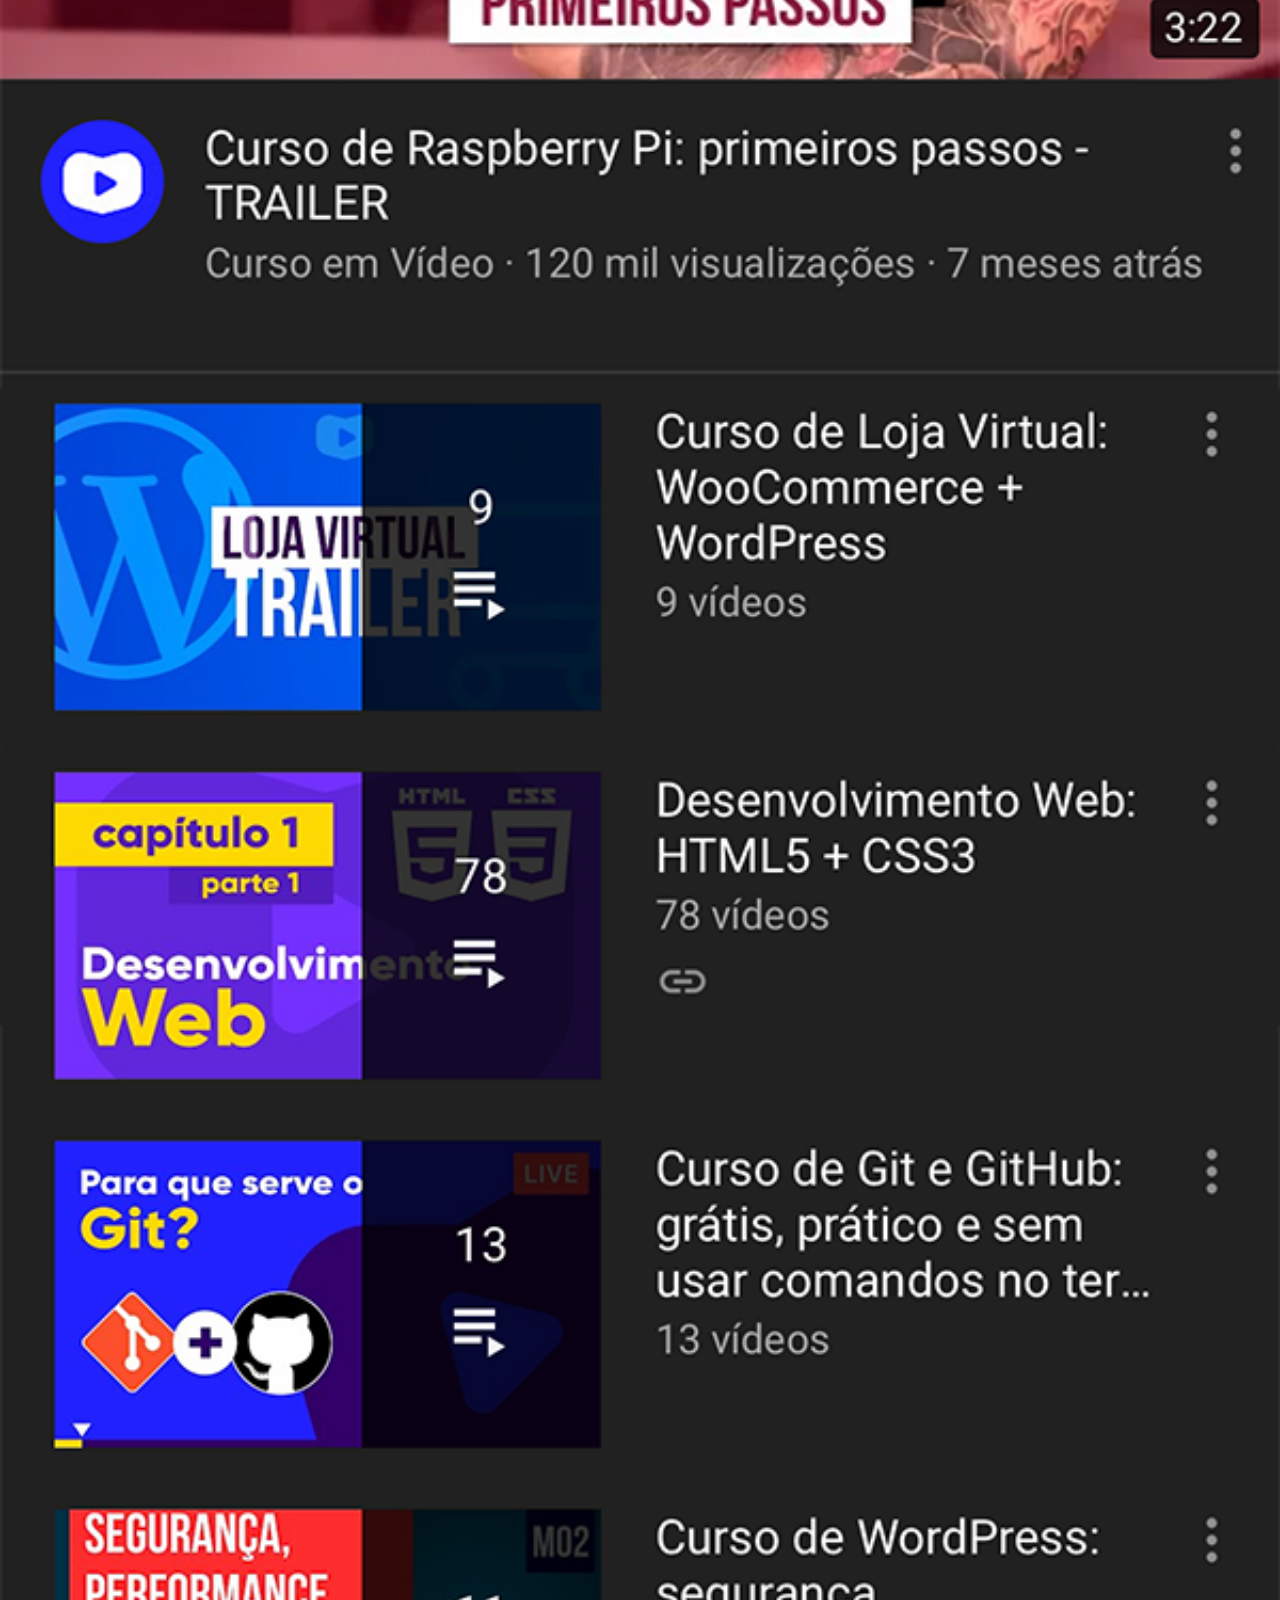
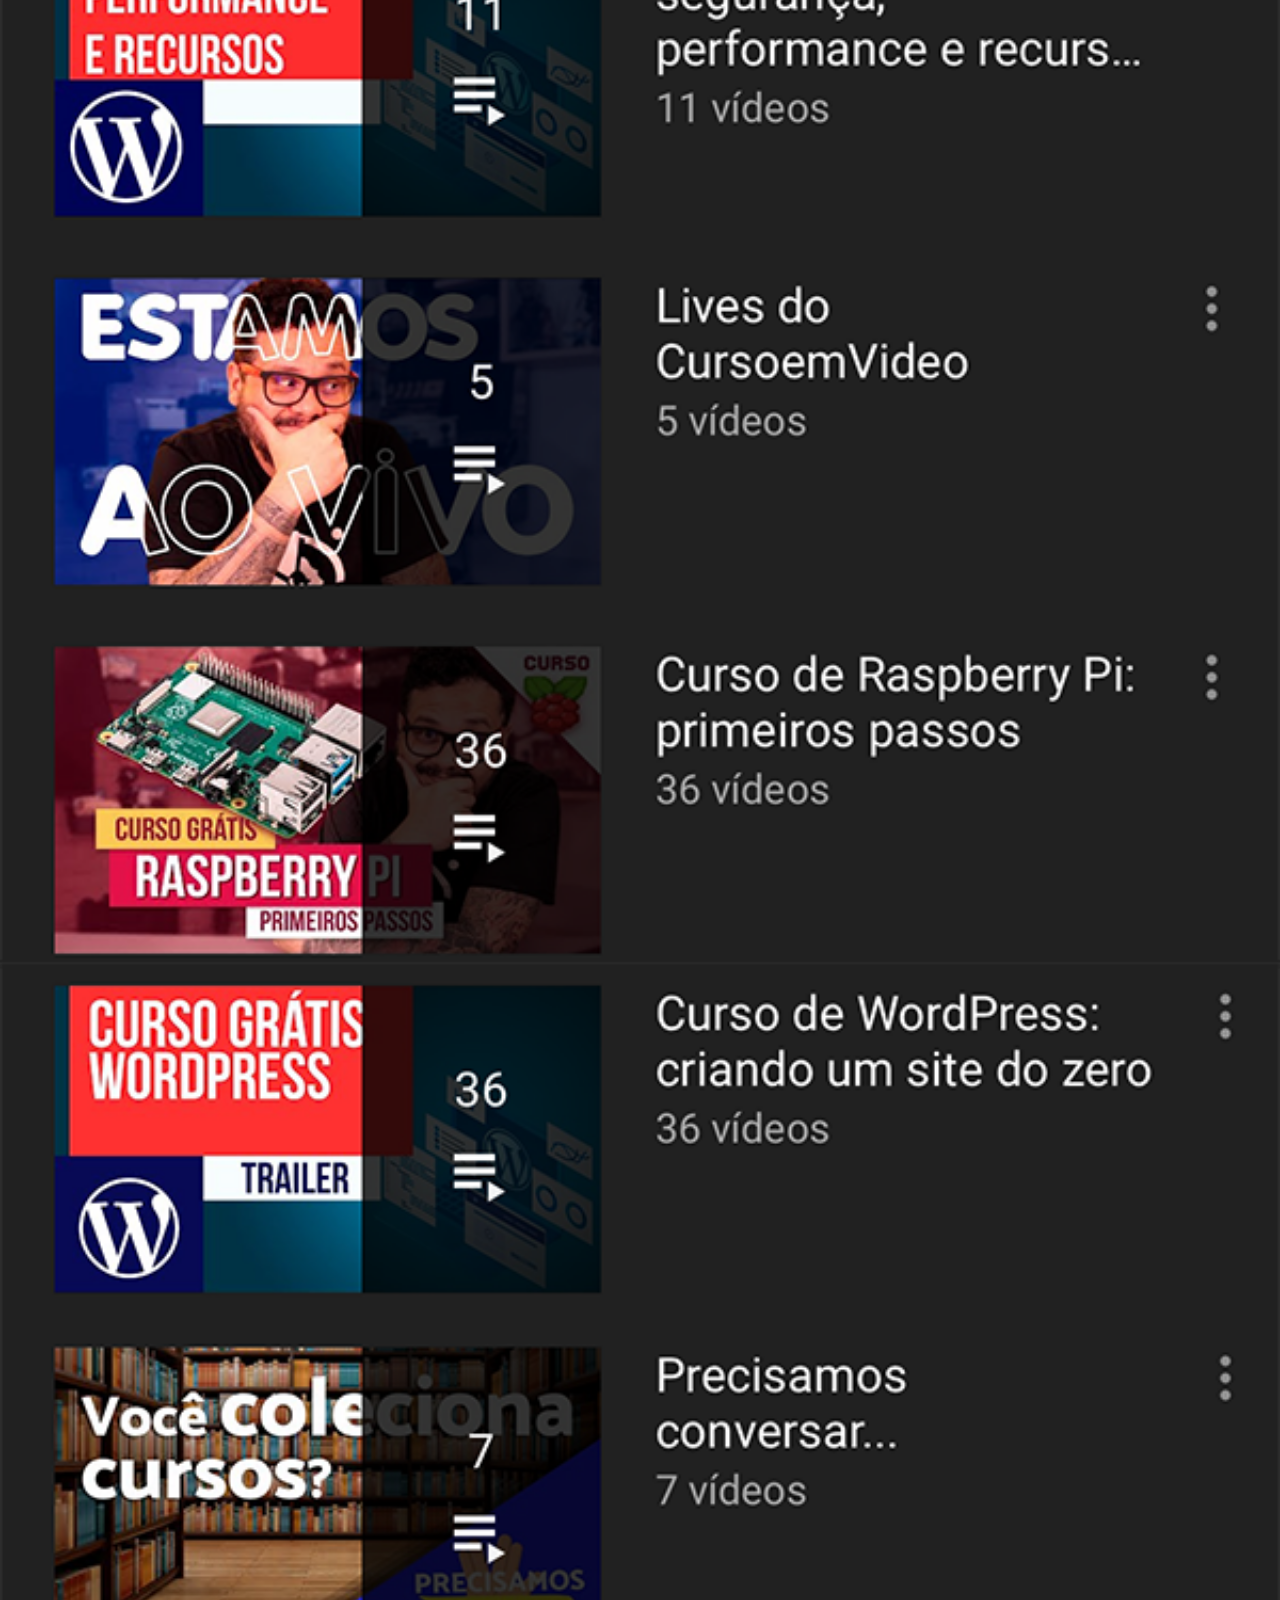
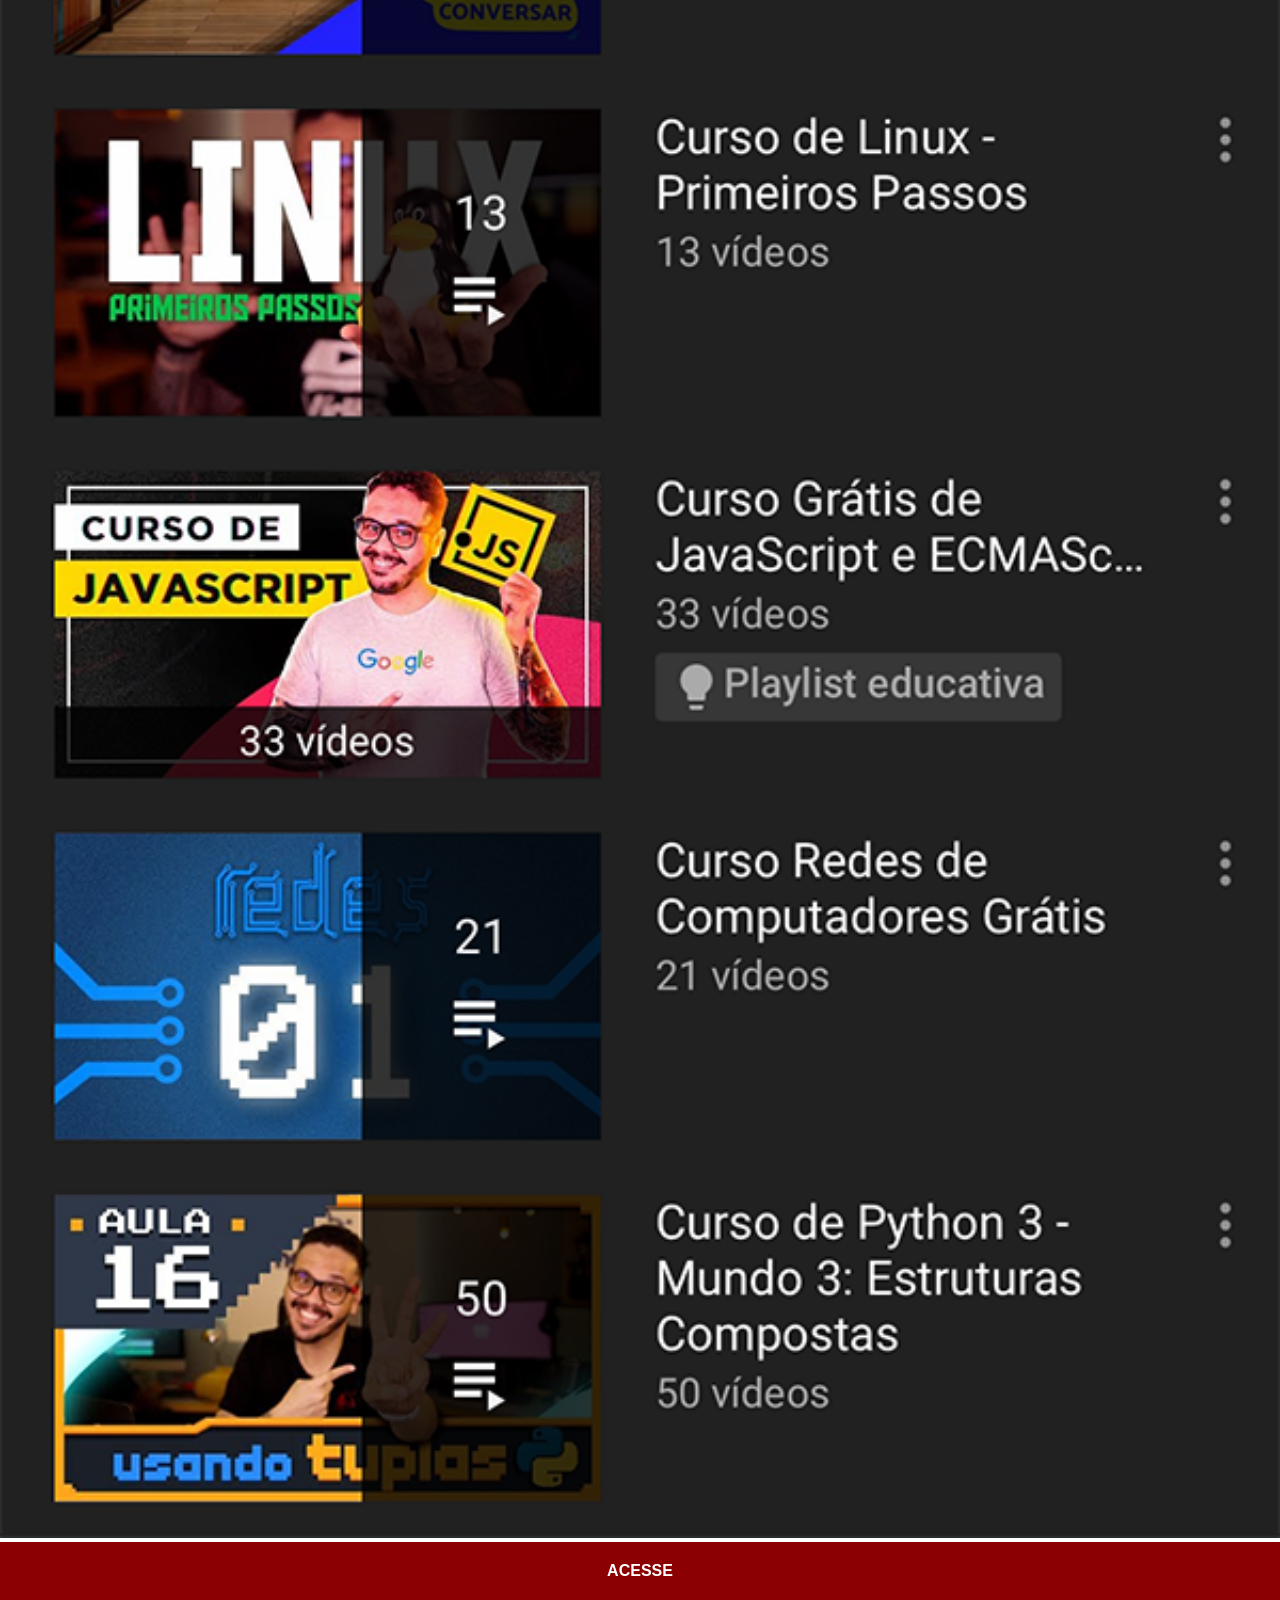
<file: youtube.html>
<!DOCTYPE html>
<html lang="pt-br">
<head>
    <meta charset="UTF-8">
    <meta name="viewport" content="width=device-width, initial-scale=1.0">
    <title>YouTube</title>
    <link rel="stylesheet" href="estilos/social.css">
</head>
<body>
    <img src="imagens/tela-youtube.png" alt="Youtube">
    <a href="https://www.youtube.com/@cursoemvideo/playlists" target="_blank">ACESSE</a>
</body>
</html>
</file>
<file: estilos/style.css>
@charset "UTF-8";

*{

    margin: 0px;
    padding: 0px;
    font-family: Arial, Helvetica, sans-serif;

}

html, body{
    height: 100vh;
    width: 100vw;
    color: white;
    
}

body{

    background:url(../imagens/fundo-madeira.jpg) no-repeat top center;
    background-size: cover;
    background-attachment: fixed;

}

main{

    height: 100vh;
    position: relative;

}

section#celular{

    position: absolute;
    top: 50%;
    left: 50%;
    transform: translate(-50%, -50%);
    height: 627px;
    width: 311px;
    background-color: aliceblue;
    background: url(../imagens/frame-iphone.png) no-repeat;


}

section#redes-sociais img{

    width: 50px;
    margin: 10px;
    border-radius: 50%;
    box-shadow: 2px 2px 5px rgba(0, 0, 0, 0.479);
    box-sizing: border-box;
}


section#redes-sociais{

    text-align: right;

}

section#redes-sociais img:hover{


    border: 2px solid rgba(0, 0, 0, 0.425);
    transform: translate(-3px, -3px);
    box-shadow: 4px 4px 9px rgba(0, 0, 0, 0.699);
    transition: transform 0.3s, border 0.2s;

}

iframe#tela{

    position: relative;
    top: 80px;
    left: 22px;
    width: 267px;
    height: 471px;

}
</file>
<file: estilos/social.css>
@charset "UTF-8";
*{

            margin: 0px;
            padding: 0px;
            font-family: Arial, Helvetica, sans-serif;
        }

        ::-webkit-scrollbar{

            width: 0px;
            height: 0px;

        }

        img{

            width: 
            100vw;

        }

        a{

            display: block;
            background-color: darkred;
            color: white;            padding: 20px;
            text-align: center;
            font-weight: bold;
            text-decoration: none;

        }

        a:hover{

            
            background-color: red;

        }
</file>
